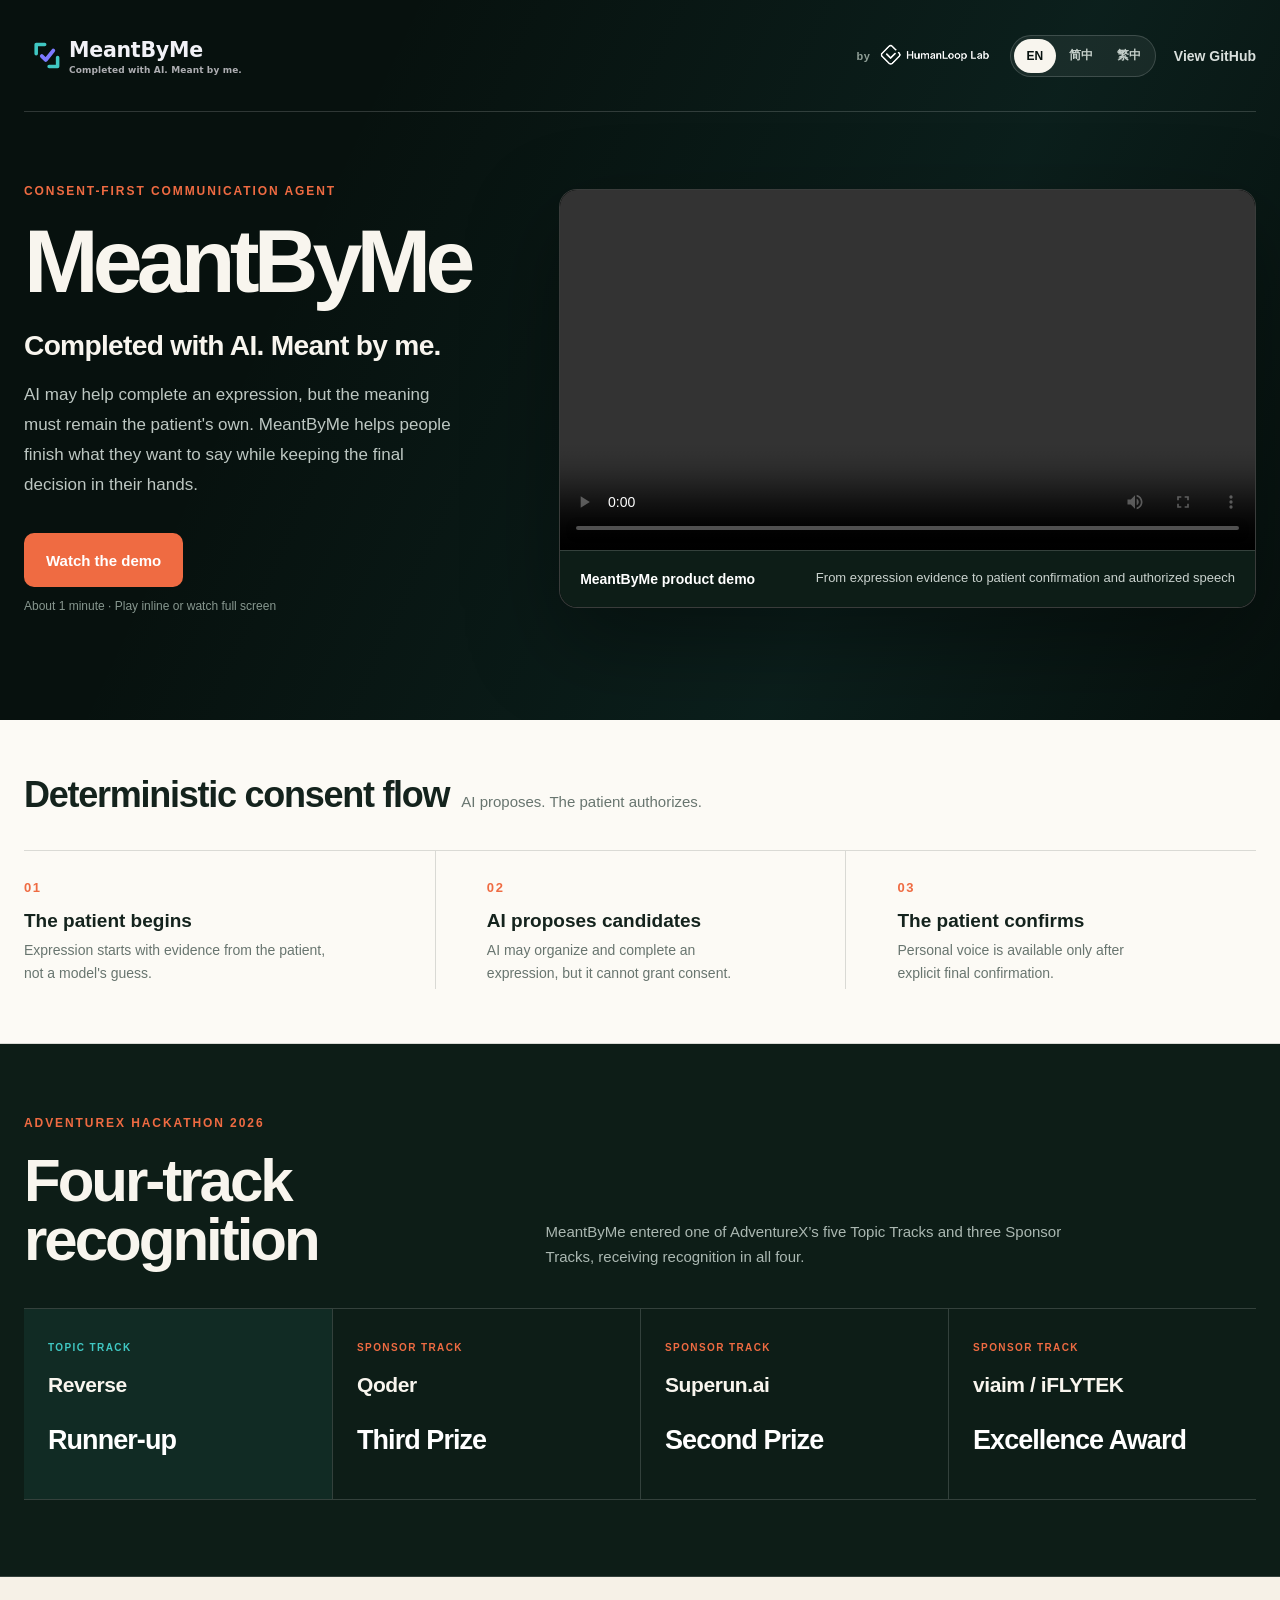
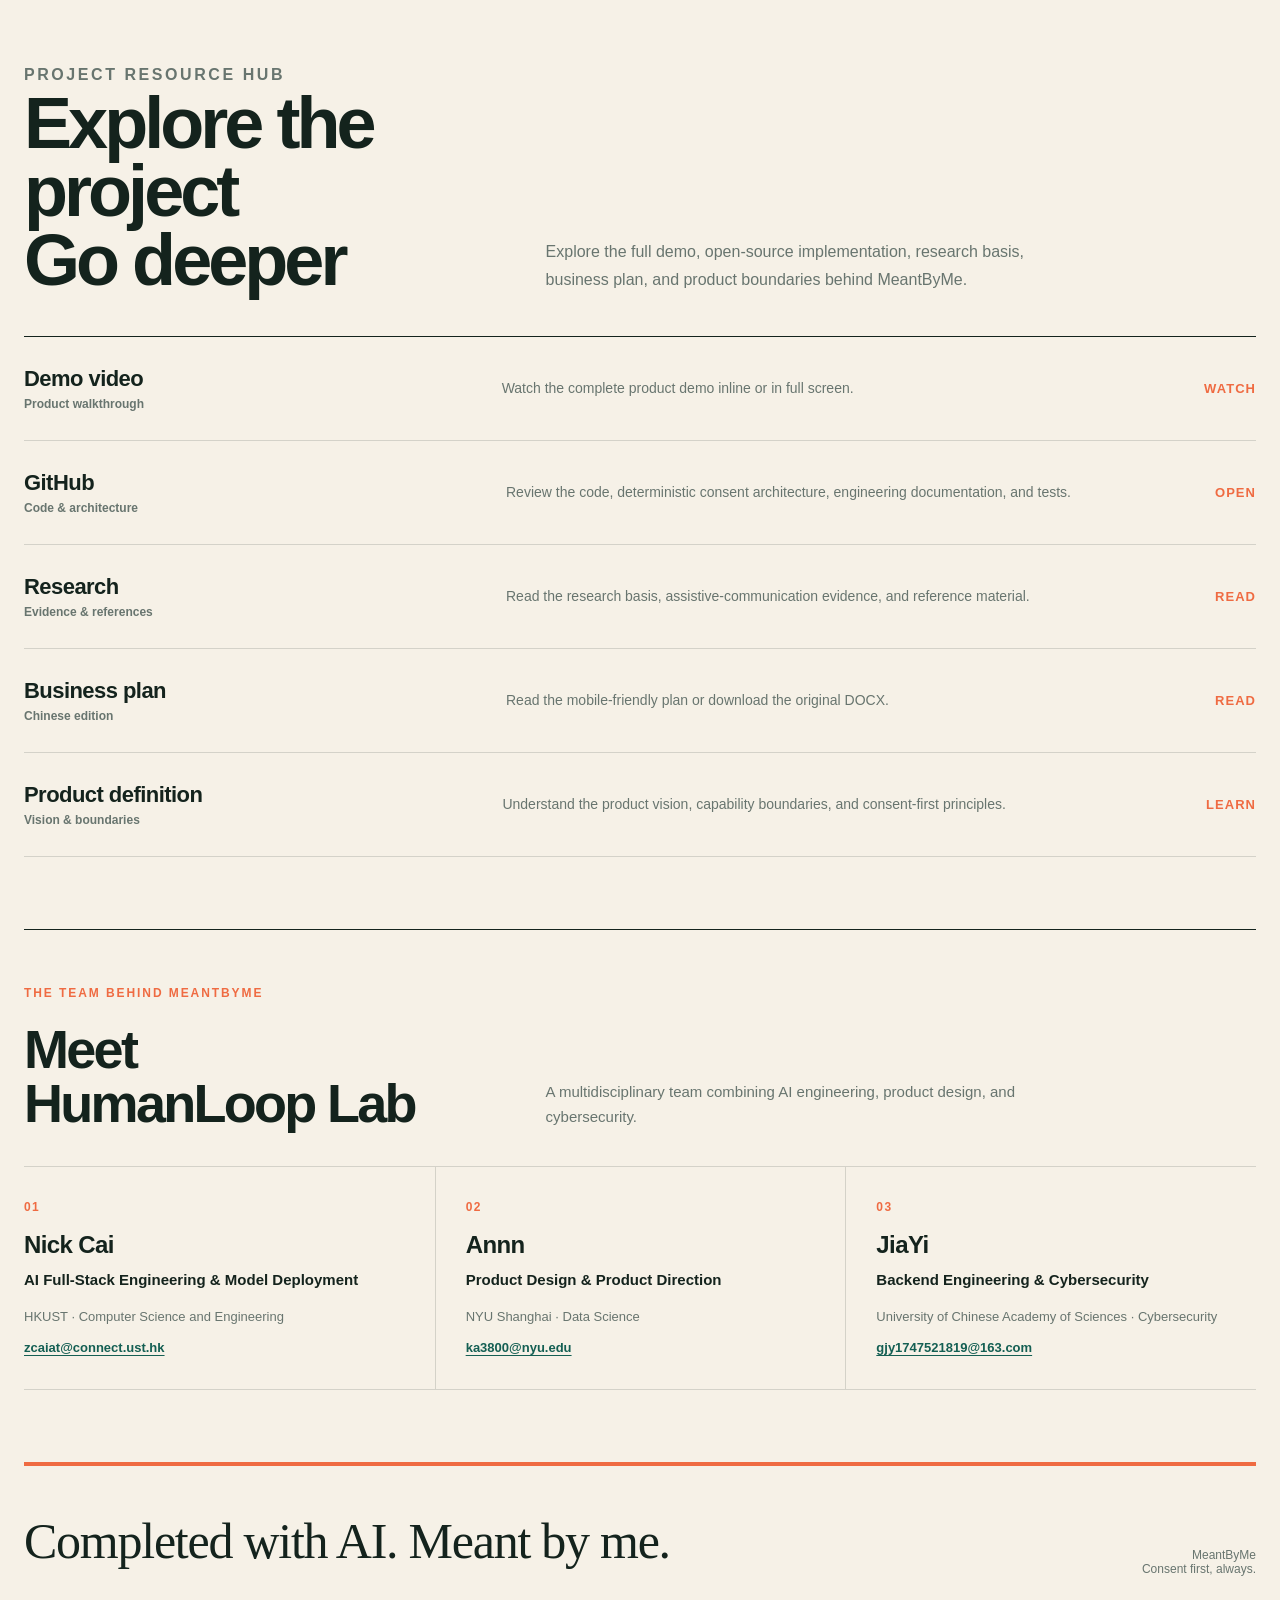
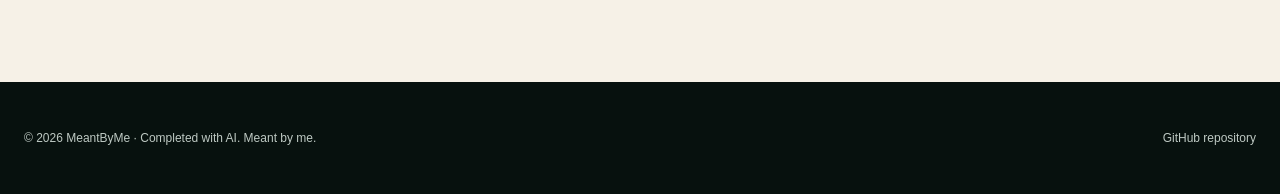
<file: docs/index.html>
<!doctype html>
<html lang="en">
<head>
  <meta charset="utf-8">
  <meta name="viewport" content="width=device-width, initial-scale=1">
  <meta name="theme-color" content="#07110e">
  <meta name="description" content="MeantByMe is a consent-first communication agent. Watch the demo and explore the code, research, business plan, and product principles.">
  <title>MeantByMe | Consent-first communication</title>
  <style>
    :root {
      color-scheme: light;
      --night: #07110e;
      --night-soft: #0d1d17;
      --ink: #14231d;
      --muted: #68756f;
      --paper: #f6f1e7;
      --paper-light: #fcfaf5;
      --accent: #ef6b42;
      --teal: #40c8c3;
      --violet: #7d7aff;
      --line-dark: rgba(255, 255, 255, 0.16);
      --line: rgba(20, 35, 29, 0.15);
      --max: 1240px;
    }

    * { box-sizing: border-box; }
    html { scroll-behavior: smooth; }
    body {
      margin: 0;
      min-width: 320px;
      color: var(--ink);
      background: var(--paper);
      font-family: Inter, ui-sans-serif, -apple-system, BlinkMacSystemFont, "Segoe UI", "PingFang SC", "Microsoft YaHei", sans-serif;
      -webkit-font-smoothing: antialiased;
    }
    a { color: inherit; }
    a:focus-visible, video:focus-visible {
      outline: 3px solid var(--teal);
      outline-offset: 4px;
    }
    .skip-link {
      position: fixed;
      top: -80px;
      left: 16px;
      z-index: 10;
      padding: 10px 14px;
      color: var(--night);
      background: white;
      border-radius: 8px;
      font-weight: 750;
    }
    .skip-link:focus { top: 16px; }

    .hero {
      position: relative;
      overflow: hidden;
      min-height: 720px;
      color: #f8f5ee;
      background: var(--night);
    }
    .hero::after {
      content: "";
      position: absolute;
      inset: 0;
      pointer-events: none;
      background: linear-gradient(115deg, transparent 25%, rgba(64, 200, 195, 0.08) 68%, transparent 100%);
    }
    .header, .hero-grid, .content {
      width: min(calc(100% - 48px), var(--max));
      margin-inline: auto;
    }
    .header {
      position: relative;
      z-index: 2;
      display: flex;
      align-items: center;
      justify-content: space-between;
      min-height: 112px;
      border-bottom: 1px solid var(--line-dark);
    }
    .logo {
      display: block;
      width: min(270px, 38vw);
      height: auto;
    }
    .header-actions {
      display: flex;
      align-items: center;
      gap: 18px;
    }
    .team-credit {
      display: inline-flex;
      flex: 0 0 auto;
      align-items: center;
      gap: 7px;
      color: #91a098;
      font-size: 11px;
      font-weight: 750;
      letter-spacing: 0.04em;
      white-space: nowrap;
    }
    .team-lockup {
      display: block;
      height: 25px;
      overflow: hidden;
      line-height: 0;
    }
    .team-logo {
      display: block;
      width: auto;
      height: 25px;
    }
    .team-by {
      flex: 0 0 auto;
      text-transform: lowercase;
    }
    .language-switch {
      display: inline-flex;
      align-items: center;
      gap: 2px;
      padding: 3px;
      border: 1px solid var(--line-dark);
      border-radius: 999px;
      background: rgba(255, 255, 255, 0.06);
    }
    .language-option {
      display: inline-flex;
      align-items: center;
      justify-content: center;
      min-width: 42px;
      min-height: 34px;
      padding: 0 11px;
      color: #c5cfca;
      border-radius: 999px;
      font-size: 12px;
      font-weight: 800;
      white-space: nowrap;
      text-decoration: none;
    }
    .language-option:hover { color: white; }
    .language-option[aria-current="page"] {
      color: var(--night);
      background: #f8f5ee;
    }
    .header-link {
      color: #d9dfdc;
      font-size: 14px;
      font-weight: 700;
      text-decoration: none;
    }
    .header-link:hover { color: white; }

    .hero-grid {
      position: relative;
      z-index: 1;
      display: grid;
      grid-template-columns: minmax(310px, 0.78fr) minmax(480px, 1.22fr);
      align-items: center;
      gap: clamp(48px, 7vw, 100px);
      padding: 72px 0 96px;
    }
    .eyebrow, .section-kicker {
      margin: 0 0 22px;
      color: var(--accent);
      font-size: 12px;
      font-weight: 850;
      letter-spacing: 0.16em;
      text-transform: uppercase;
    }
    h1 {
      margin: 0;
      max-width: 620px;
      font-size: clamp(54px, 7vw, 92px);
      line-height: 0.92;
      letter-spacing: -0.065em;
    }
    .tagline {
      margin: 28px 0 0;
      font-size: clamp(22px, 2.2vw, 31px);
      font-weight: 780;
      letter-spacing: -0.025em;
    }
    .intro {
      max-width: 510px;
      margin: 18px 0 0;
      color: #bdc7c2;
      font-size: 17px;
      line-height: 1.75;
    }
    .demo-cta {
      display: inline-flex;
      align-items: center;
      justify-content: center;
      min-height: 54px;
      margin-top: 34px;
      padding: 0 22px;
      color: white;
      background: var(--accent);
      border-radius: 10px;
      font-size: 15px;
      font-weight: 800;
      text-decoration: none;
      transition: transform 160ms ease, background 160ms ease;
    }
    .demo-cta:hover { background: #ff7a50; transform: translateY(-2px); }
    .demo-note { margin: 12px 0 0; color: #87978f; font-size: 12px; }

    .video-block {
      position: relative;
      border: 1px solid rgba(255, 255, 255, 0.22);
      border-radius: 18px;
      background: #020504;
      box-shadow: 0 34px 90px rgba(0, 0, 0, 0.38);
      overflow: hidden;
    }
    .video-block video {
      display: block;
      width: 100%;
      min-height: 360px;
      max-height: 560px;
      object-fit: contain;
      background: #020504;
    }
    .video-caption {
      display: flex;
      justify-content: space-between;
      gap: 24px;
      padding: 18px 20px;
      color: #cad2ce;
      background: var(--night-soft);
      border-top: 1px solid var(--line-dark);
      font-size: 13px;
      line-height: 1.45;
    }
    .video-caption strong { color: white; font-size: 14px; }

    .flow {
      background: var(--paper-light);
      border-bottom: 1px solid var(--line);
    }
    .flow .content { padding: 54px 0; }
    .section-heading {
      display: flex;
      align-items: baseline;
      gap: 12px;
      margin-bottom: 34px;
    }
    .section-heading h2 {
      margin: 0;
      font-size: clamp(24px, 3vw, 36px);
      letter-spacing: -0.035em;
    }
    .section-heading span { color: var(--muted); font-size: 15px; }
    .steps {
      display: grid;
      grid-template-columns: repeat(3, 1fr);
      border-top: 1px solid var(--line);
    }
    .step { padding: 27px 8vw 4px 0; }
    .step + .step { padding-left: 4vw; border-left: 1px solid var(--line); }
    .step-number { color: var(--accent); font-size: 13px; font-weight: 850; letter-spacing: 0.12em; }
    .step h3 { margin: 14px 0 7px; font-size: 19px; }
    .step p { margin: 0; color: var(--muted); font-size: 14px; line-height: 1.65; }

    .awards {
      color: #f8f5ee;
      background: var(--night-soft);
      border-bottom: 1px solid var(--line-dark);
    }
    .awards .content { padding: 72px 0 76px; }
    .awards-heading {
      display: grid;
      grid-template-columns: 0.8fr 1.2fr;
      align-items: end;
      gap: 48px;
      margin-bottom: 38px;
    }
    .awards-heading h2 {
      margin: 0;
      font-size: clamp(36px, 5vw, 60px);
      line-height: 0.98;
      letter-spacing: -0.05em;
    }
    .awards-heading > p {
      max-width: 560px;
      margin: 0;
      color: #abb8b2;
      font-size: 15px;
      line-height: 1.7;
    }
    .award-grid {
      display: grid;
      grid-template-columns: repeat(4, 1fr);
      border-top: 1px solid var(--line-dark);
      border-bottom: 1px solid var(--line-dark);
    }
    .award-card {
      min-height: 190px;
      padding: 28px 24px 30px;
    }
    .award-card + .award-card { border-left: 1px solid var(--line-dark); }
    .award-card-primary { background: rgba(64, 200, 195, 0.08); }
    .award-track {
      color: var(--accent);
      font-size: 10px;
      font-weight: 850;
      letter-spacing: 0.14em;
      text-transform: uppercase;
    }
    .award-card-primary .award-track { color: var(--teal); }
    .award-card h3 { margin: 18px 0 0; font-size: 21px; letter-spacing: -0.02em; }
    .award-result { margin: 28px 0 0; color: white; font-size: 27px; font-weight: 820; letter-spacing: -0.035em; }
    .award-note { margin: 8px 0 0; color: #91a098; font-size: 12px; line-height: 1.5; }

    .resources .content { padding: 84px 0 48px; }
    .resource-intro {
      display: grid;
      grid-template-columns: 0.8fr 1.2fr;
      gap: 48px;
      align-items: end;
      margin-bottom: 42px;
    }
    .resource-intro h2 {
      margin: 0;
      font-size: clamp(40px, 6vw, 72px);
      line-height: 0.95;
      letter-spacing: -0.055em;
    }
    .resource-intro p {
      max-width: 540px;
      margin: 0;
      color: var(--muted);
      font-size: 16px;
      line-height: 1.75;
    }
    .resource-list { border-top: 1px solid var(--ink); }
    .resource-link {
      display: grid;
      grid-template-columns: minmax(180px, 0.8fr) minmax(220px, 1.2fr) auto;
      align-items: center;
      gap: 28px;
      min-height: 104px;
      color: inherit;
      border-bottom: 1px solid var(--line);
      text-decoration: none;
      transition: color 140ms ease, padding 140ms ease, background 140ms ease;
    }
    .resource-link:hover {
      padding-inline: 18px;
      color: #145f53;
      background: rgba(255, 255, 255, 0.48);
    }
    .resource-name { font-size: 22px; font-weight: 820; letter-spacing: -0.025em; }
    .resource-name small { display: block; margin-top: 5px; color: var(--muted); font-size: 12px; font-weight: 650; letter-spacing: 0; }
    .resource-detail { color: var(--muted); font-size: 14px; line-height: 1.55; }
    .resource-action { color: var(--accent); font-size: 13px; font-weight: 850; letter-spacing: 0.08em; }

    .team-section {
      margin-top: 72px;
      padding-top: 56px;
      border-top: 1px solid var(--ink);
    }
    .team-header {
      display: grid;
      grid-template-columns: 0.8fr 1.2fr;
      align-items: end;
      gap: 48px;
    }
    .team-header h2 {
      margin: 0;
      font-size: clamp(32px, 4.5vw, 54px);
      line-height: 1;
      letter-spacing: -0.05em;
    }
    .team-name { white-space: nowrap; }
    .team-header p:last-child {
      max-width: 540px;
      margin: 0;
      color: var(--muted);
      font-size: 15px;
      line-height: 1.7;
    }
    .team-grid {
      display: grid;
      grid-template-columns: repeat(3, 1fr);
      margin-top: 36px;
      border-top: 1px solid var(--line);
      border-bottom: 1px solid var(--line);
    }
    .member-card { padding: 30px 30px 32px 0; }
    .member-card + .member-card { padding-left: 30px; border-left: 1px solid var(--line); }
    .member-number { color: var(--accent); font-size: 12px; font-weight: 850; letter-spacing: 0.12em; }
    .member-card h3 { margin: 16px 0 10px; font-size: 24px; letter-spacing: -0.025em; }
    .member-role { margin: 0; font-size: 15px; font-weight: 760; line-height: 1.5; }
    .member-affiliation { margin: 16px 0 0; color: var(--muted); font-size: 13px; line-height: 1.55; }
    .member-email {
      display: inline-block;
      margin-top: 10px;
      color: #145f53;
      font-size: 13px;
      font-weight: 720;
      line-height: 1.5;
      overflow-wrap: anywhere;
      text-underline-offset: 3px;
    }

    .principle {
      display: grid;
      grid-template-columns: 1fr auto;
      align-items: end;
      gap: 32px;
      margin-top: 72px;
      padding: 42px 0 58px;
      border-top: 4px solid var(--accent);
    }
    .principle blockquote {
      max-width: 820px;
      margin: 0;
      font-family: ui-serif, "Songti SC", "STSong", serif;
      font-size: clamp(27px, 4vw, 50px);
      line-height: 1.35;
      letter-spacing: -0.025em;
    }
    .principle p { margin: 0; color: var(--muted); font-size: 12px; text-align: right; }

    footer {
      color: #bec9c3;
      background: var(--night);
    }
    footer .content {
      display: flex;
      align-items: center;
      justify-content: space-between;
      min-height: 112px;
      gap: 28px;
      font-size: 12px;
    }
    .footer-team-credit { display: none; }
    footer a { text-decoration: none; }
    footer a:hover { color: white; }

    @media (max-width: 900px) {
      .hero { min-height: auto; }
      .header, .hero-grid, .content { width: min(calc(100% - 36px), var(--max)); }
      .header { min-height: 88px; }
      .hero-grid {
        grid-template-columns: 1fr;
        gap: 50px;
        padding: 58px 0 72px;
      }
      .video-block video { min-height: 0; aspect-ratio: 16 / 9; }
      .award-grid { grid-template-columns: repeat(2, 1fr); }
      .award-card:nth-child(3) { border-top: 1px solid var(--line-dark); border-left: 0; }
      .award-card:nth-child(4) { border-top: 1px solid var(--line-dark); }
      .resource-intro { grid-template-columns: 1fr; gap: 20px; }
    }

    @media (max-width: 680px) {
      .header-link { display: none; }
      .header-actions { gap: 10px; }
      .language-option { min-width: 38px; padding-inline: 9px; }
      .team-credit { width: 30px; height: 30px; gap: 0; overflow: hidden; }
      .team-by { position: absolute; width: 1px; height: 1px; overflow: hidden; clip: rect(0 0 0 0); white-space: nowrap; }
      .team-lockup { width: 30px; height: 30px; }
      .team-logo { width: auto; max-width: none; height: 30px; }
      .logo { width: min(185px, 48vw); }
      .hero-grid { padding-top: 44px; }
      h1 {
        font-size: clamp(43px, 12.2vw, 52px);
        letter-spacing: -0.055em;
      }
      .tagline { font-size: 22px; line-height: 1.25; }
      .intro { font-size: 15px; }
      .video-caption { display: block; }
      .video-caption span { display: block; margin-top: 5px; }
      .flow .content { padding: 46px 0; }
      .awards .content { padding: 56px 0 60px; }
      .awards-heading { grid-template-columns: 1fr; gap: 14px; margin-bottom: 28px; }
      .award-grid { grid-template-columns: 1fr; }
      .award-card { min-height: 0; padding: 24px 0; }
      .award-card + .award-card { border-top: 1px solid var(--line-dark); border-left: 0; }
      .section-heading { display: block; }
      .section-heading span { display: block; margin-top: 8px; }
      .steps { grid-template-columns: 1fr; }
      .step { padding: 24px 0; }
      .step + .step { padding-left: 0; border-top: 1px solid var(--line); border-left: 0; }
      .resources .content { padding-top: 58px; }
      .resource-link {
        grid-template-columns: 1fr auto;
        gap: 8px 18px;
        min-height: 100px;
        padding: 18px 0;
      }
      .resource-detail { grid-column: 1 / -1; grid-row: 2; }
      .resource-action { grid-column: 2; grid-row: 1; }
      .resource-link:hover { padding-inline: 10px; }
      .team-section { margin-top: 56px; padding-top: 44px; }
      .team-header { grid-template-columns: 1fr; gap: 14px; }
      .team-grid { grid-template-columns: 1fr; margin-top: 28px; }
      .member-card { padding: 24px 0; }
      .member-card + .member-card { padding-left: 0; border-top: 1px solid var(--line); border-left: 0; }
      .principle { grid-template-columns: 1fr; margin-top: 54px; }
      .principle p { text-align: left; }
      footer .content { display: block; padding: 28px 0; }
      footer a { display: inline-block; margin-top: 12px; }
      .footer-team-credit {
        display: flex;
        align-items: center;
        gap: 7px;
        margin-top: 18px;
        color: #91a098;
        font-size: 10px;
        font-weight: 750;
        letter-spacing: 0.04em;
      }
      .footer-team-lockup { display: block; height: 25px; overflow: hidden; line-height: 0; }
      .footer-team-logo { display: block; width: auto; height: 25px; }
    }

    @media (prefers-reduced-motion: reduce) {
      html { scroll-behavior: auto; }
      *, *::before, *::after { transition-duration: 0.01ms !important; }
    }
  </style>
</head>
<body>
  <a class="skip-link" href="#resources">Skip to project resources</a>

  <section class="hero" aria-labelledby="hero-title">
    <header class="header">
      <img class="logo" src="./assets/logo-lockup-en-dark.svg" alt="MeantByMe — Completed with AI. Meant by me.">
      <div class="header-actions">
        <div class="team-credit" aria-label="by HumanLoop Lab">
          <span class="team-by">by</span>
          <span class="team-lockup">
            <img class="team-logo" src="./assets/humanloop-lab-lockup-white.png" alt="">
          </span>
        </div>
        <nav class="language-switch" aria-label="Language">
          <span class="language-option" aria-current="page">EN</span>
          <a class="language-option" href="./zh.html" lang="zh-CN">简中</a>
          <a class="language-option" href="./zh-hant.html" lang="zh-Hant">繁中</a>
        </nav>
        <a class="header-link" href="https://github.com/CZA1006/MeantByMe">View GitHub</a>
      </div>
    </header>

    <div class="hero-grid">
      <div>
        <p class="eyebrow">Consent-first communication agent</p>
        <h1 id="hero-title">MeantByMe</h1>
        <p class="tagline">Completed with AI. Meant by me.</p>
        <p class="intro">AI may help complete an expression, but the meaning must remain the patient's own. MeantByMe helps people finish what they want to say while keeping the final decision in their hands.</p>
        <a class="demo-cta" href="#demo">Watch the demo</a>
        <p class="demo-note">About 1 minute · Play inline or watch full screen</p>
      </div>

      <div class="video-block" id="demo">
        <video controls playsinline preload="metadata" aria-label="MeantByMe product demo video">
          <source src="https://github.com/CZA1006/MeantByMe/releases/download/qr-hub-v1/meantbyme-demo-v2.mp4" type="video/mp4">
          Your browser does not support inline video.
        </video>
        <div class="video-caption">
          <strong>MeantByMe product demo</strong>
          <span>From expression evidence to patient confirmation and authorized speech</span>
        </div>
      </div>
    </div>
  </section>

  <section class="flow" aria-labelledby="flow-title">
    <div class="content">
      <div class="section-heading">
        <h2 id="flow-title">Deterministic consent flow</h2>
        <span>AI proposes. The patient authorizes.</span>
      </div>
      <div class="steps">
        <article class="step">
          <span class="step-number">01</span>
          <h3>The patient begins</h3>
          <p>Expression starts with evidence from the patient, not a model's guess.</p>
        </article>
        <article class="step">
          <span class="step-number">02</span>
          <h3>AI proposes candidates</h3>
          <p>AI may organize and complete an expression, but it cannot grant consent.</p>
        </article>
        <article class="step">
          <span class="step-number">03</span>
          <h3>The patient confirms</h3>
          <p>Personal voice is available only after explicit final confirmation.</p>
        </article>
      </div>
    </div>
  </section>

  <section class="awards" id="awards" aria-labelledby="awards-title">
    <div class="content">
      <div class="awards-heading">
        <div>
          <p class="section-kicker">AdventureX Hackathon 2026</p>
          <h2 id="awards-title">Four-track recognition</h2>
        </div>
        <p>MeantByMe entered one of AdventureX’s five Topic Tracks and three Sponsor Tracks, receiving recognition in all four.</p>
      </div>

      <div class="award-grid">
        <article class="award-card award-card-primary">
          <span class="award-track">Topic Track</span>
          <h3>Reverse</h3>
          <p class="award-result">Runner-up</p>
        </article>
        <article class="award-card">
          <span class="award-track">Sponsor Track</span>
          <h3>Qoder</h3>
          <p class="award-result">Third Prize</p>
        </article>
        <article class="award-card">
          <span class="award-track">Sponsor Track</span>
          <h3>Superun.ai</h3>
          <p class="award-result">Second Prize</p>
        </article>
        <article class="award-card">
          <span class="award-track">Sponsor Track</span>
          <h3>viaim / iFLYTEK</h3>
          <p class="award-result">Excellence Award</p>
        </article>
      </div>
    </div>
  </section>

  <main class="resources" id="resources">
    <div class="content">
      <div class="resource-intro">
        <div>
          <p class="section-kicker">Project resource hub</p>
          <h2>Explore the project<br>Go deeper</h2>
        </div>
        <p>Explore the full demo, open-source implementation, research basis, business plan, and product boundaries behind MeantByMe.</p>
      </div>

      <nav class="resource-list" aria-label="Project resources">
        <a class="resource-link" href="#demo">
          <span class="resource-name">Demo video<small>Product walkthrough</small></span>
          <span class="resource-detail">Watch the complete product demo inline or in full screen.</span>
          <span class="resource-action">WATCH</span>
        </a>
        <a class="resource-link" href="https://github.com/CZA1006/MeantByMe">
          <span class="resource-name">GitHub<small>Code &amp; architecture</small></span>
          <span class="resource-detail">Review the code, deterministic consent architecture, engineering documentation, and tests.</span>
          <span class="resource-action">OPEN</span>
        </a>
        <a class="resource-link" href="https://github.com/CZA1006/MeantByMe/blob/main/docs/12_RESEARCH_REFERENCES.md">
          <span class="resource-name">Research<small>Evidence &amp; references</small></span>
          <span class="resource-detail">Read the research basis, assistive-communication evidence, and reference material.</span>
          <span class="resource-action">READ</span>
        </a>
        <a class="resource-link" href="./business-plan.html">
          <span class="resource-name">Business plan<small>Chinese edition</small></span>
          <span class="resource-detail">Read the mobile-friendly plan or download the original DOCX.</span>
          <span class="resource-action">READ</span>
        </a>
        <a class="resource-link" href="https://github.com/CZA1006/MeantByMe/blob/main/docs/01_PRODUCT_VISION.md">
          <span class="resource-name">Product definition<small>Vision &amp; boundaries</small></span>
          <span class="resource-detail">Understand the product vision, capability boundaries, and consent-first principles.</span>
          <span class="resource-action">LEARN</span>
        </a>
      </nav>

      <section class="team-section" id="team" aria-labelledby="team-title">
        <div class="team-header">
          <div>
            <p class="section-kicker">The team behind MeantByMe</p>
            <h2 id="team-title">Meet <span class="team-name">HumanLoop Lab</span></h2>
          </div>
          <p>A multidisciplinary team combining AI engineering, product design, and cybersecurity.</p>
        </div>

        <div class="team-grid">
          <article class="member-card">
            <span class="member-number">01</span>
            <h3>Nick Cai</h3>
            <p class="member-role">AI Full-Stack Engineering &amp; Model Deployment</p>
            <p class="member-affiliation">HKUST · Computer Science and Engineering</p>
            <a class="member-email" href="mailto:zcaiat@connect.ust.hk">zcaiat@connect.ust.hk</a>
          </article>
          <article class="member-card">
            <span class="member-number">02</span>
            <h3>Annn</h3>
            <p class="member-role">Product Design &amp; Product Direction</p>
            <p class="member-affiliation">NYU Shanghai · Data Science</p>
            <a class="member-email" href="mailto:ka3800@nyu.edu">ka3800@nyu.edu</a>
          </article>
          <article class="member-card">
            <span class="member-number">03</span>
            <h3>JiaYi</h3>
            <p class="member-role">Backend Engineering &amp; Cybersecurity</p>
            <p class="member-affiliation">University of Chinese Academy of Sciences · Cybersecurity</p>
            <a class="member-email" href="mailto:gjy1747521819@163.com">gjy1747521819@163.com</a>
          </article>
        </div>
      </section>

      <div class="principle">
        <blockquote>Completed with AI. Meant by me.</blockquote>
        <p>MeantByMe<br>Consent first, always.</p>
      </div>
    </div>
  </main>

  <footer>
    <div class="content">
      <span>© 2026 MeantByMe · Completed with AI. Meant by me.</span>
      <a href="https://github.com/CZA1006/MeantByMe">GitHub repository</a>
      <div class="footer-team-credit" aria-label="by HumanLoop Lab">
        <span>by</span>
        <span class="footer-team-lockup">
          <img class="footer-team-logo" src="./assets/humanloop-lab-lockup-white.png" alt="">
        </span>
      </div>
    </div>
  </footer>
</body>
</html>
</file>
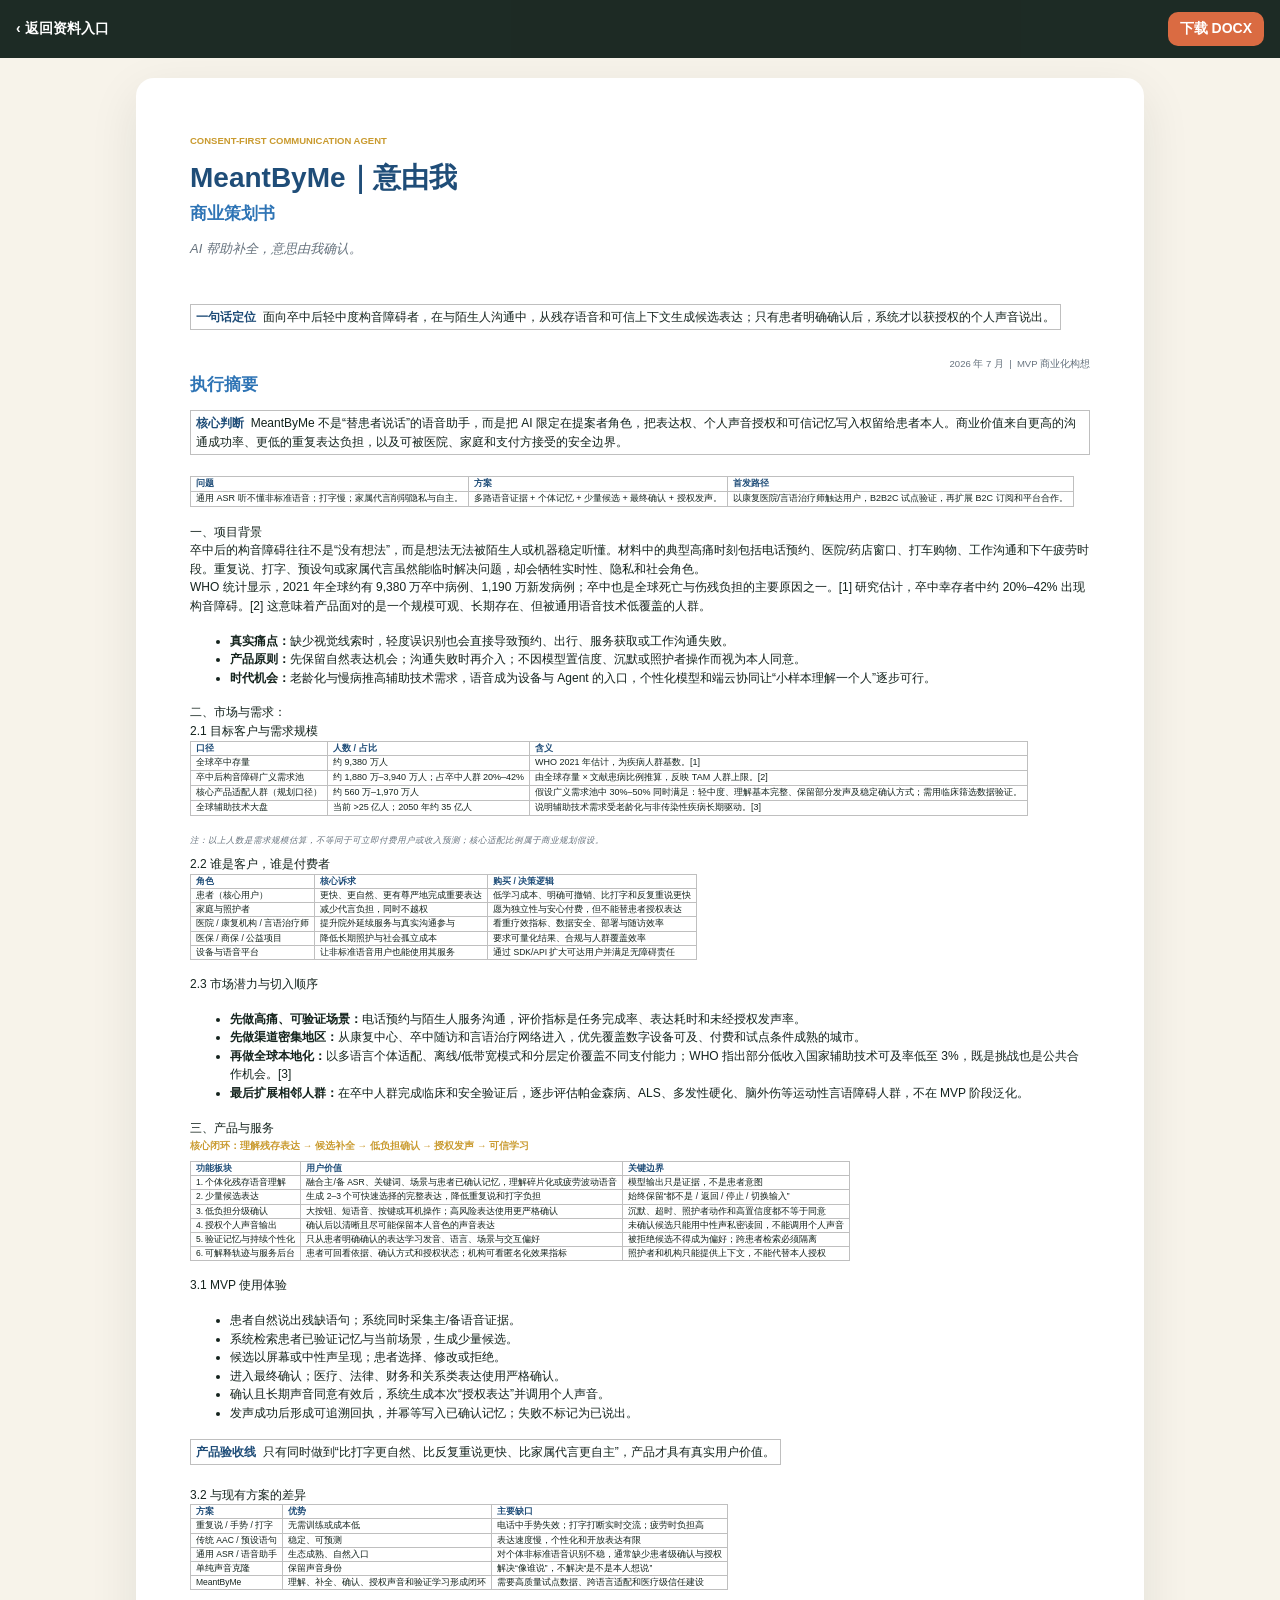
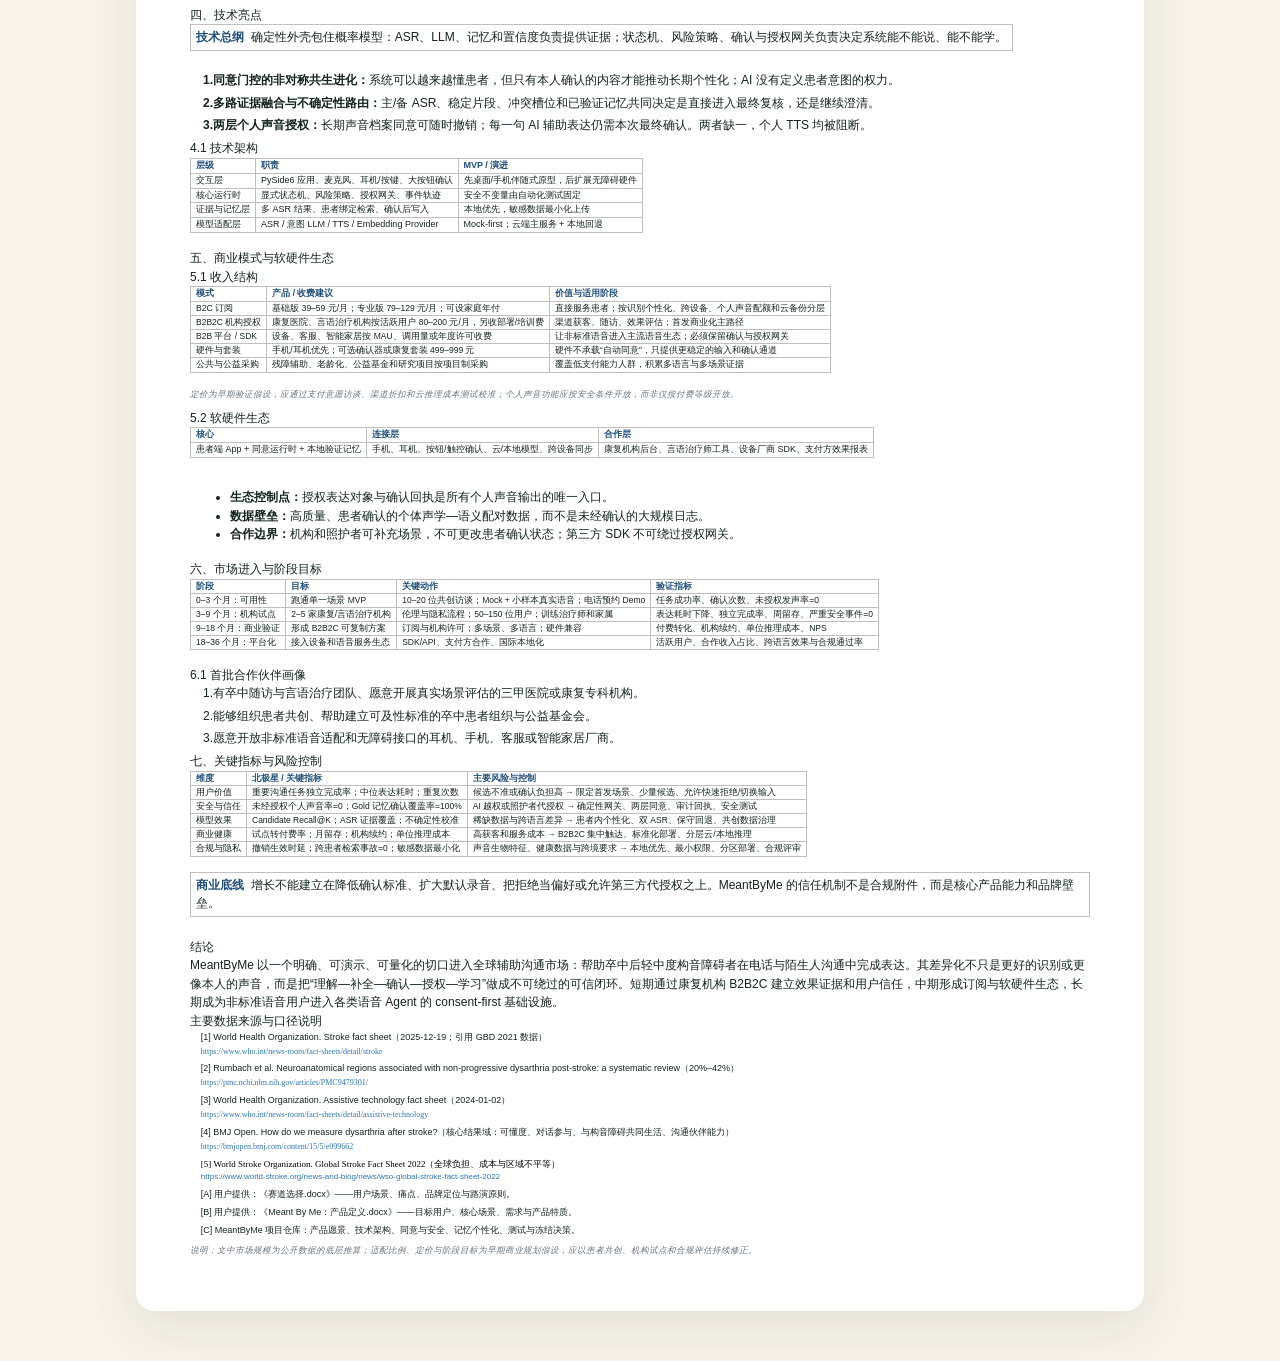
<file: docs/business-plan.html>
<!DOCTYPE html PUBLIC "-//W3C//DTD HTML 4.01//EN" "http://www.w3.org/TR/html4/strict.dtd">
<html>
<head>
  <meta http-equiv="Content-Type" content="text/html; charset=utf-8">
  <meta name="viewport" content="width=device-width, initial-scale=1">
  <meta http-equiv="Content-Style-Type" content="text/css">
  <title>MeantByMe 商业计划书</title>
  <meta name="Generator" content="Cocoa HTML Writer">
  <meta name="CocoaVersion" content="2575.7">
  <style type="text/css">
    p.p1 {margin: 2.0px 0.0px 7.0px 0.0px; font: 9.5px Times; color: #c99a2e}
    p.p2 {margin: 0.0px 0.0px 2.0px 0.0px; font: 28.0px Times; color: #1f4d78}
    p.p3 {margin: 0.0px 0.0px 12.0px 0.0px; font: 17.0px Times; color: #2e74b5}
    p.p4 {margin: 0.0px 0.0px 12.0px 0.0px; font: 13.0px Times; color: #66727d}
    p.p5 {margin: 0.0px 0.0px 12.0px 0.0px; font: 13.0px Times; color: #66727d; min-height: 16.0px}
    p.p6 {margin: 3.0px 0.0px 3.0px 0.0px; font: 12.0px Times}
    p.p7 {margin: 0.0px 0.0px 2.0px 0.0px; font: 12.0px Times; min-height: 14.0px}
    p.p8 {margin: 8.0px 0.0px 0.0px 0.0px; text-align: right; font: 9.5px Times; color: #66727d}
    p.p9 {margin: 0.0px 0.0px 0.0px 0.0px; font: 9.0px Times; color: #1f4d78}
    p.p10 {margin: 0.0px 0.0px 0.0px 0.0px; font: 9.0px Times}
    p.p11 {margin: 0.0px 0.0px 2.0px 0.0px; font: 9.0px Times; min-height: 11.0px}
    p.p12 {margin: 0.0px 0.0px 0.0px 0.0px; font: 12.0px Times}
    p.p13 {margin: 4.0px 0.0px 8.0px 0.0px; font: 8.5px Times; color: #66727d}
    p.p14 {margin: 0.0px 0.0px 0.0px 0.0px; font: 8.5px Times; color: #1f4d78}
    p.p15 {margin: 0.0px 0.0px 0.0px 0.0px; font: 8.5px Times}
    p.p16 {margin: 0.0px 0.0px 2.0px 0.0px; font: 8.5px Times; min-height: 10.0px}
    p.p17 {margin: 0.0px 0.0px 4.0px 13.0px; font: 12.0px Times}
    p.p18 {margin: 0.0px 0.0px 8.0px 0.0px; font: 8.5px Times; color: #66727d}
    p.p19 {margin: 0.0px 0.0px 4.0px 10.8px; font: 9.0px Times}
    p.p20 {margin: 0.0px 0.0px 4.0px 10.8px; font: 8.0px Times; color: #2e74b5}
    p.p21 {margin: 6.0px 0.0px 0.0px 0.0px; font: 8.5px Times; color: #66727d}
    li.li12 {margin: 0.0px 0.0px 0.0px 0.0px; font: 12.0px Times}
    span.s1 {color: #1f4d78}
    span.s2 {font: 8.0px Times; color: #2e74b5}
    span.s3 {font: 9.0px Times; color: #000000}
    table.t1 {border-collapse: collapse}
    td.td1 {border-style: solid; border-width: 1.0px 1.0px 1.0px 1.0px; border-color: #bfbfbf #bfbfbf #bfbfbf #bfbfbf; padding: 0.0px 5.0px 0.0px 5.0px}
    ul.ul1 {list-style-type: disc}
    body { margin: 0; background: #f7f3ea; color: #14231d; font-family: -apple-system, BlinkMacSystemFont, "PingFang SC", "Microsoft YaHei", sans-serif; }
    .toolbar { position: sticky; top: 0; z-index: 3; display: flex; justify-content: space-between; align-items: center; gap: 12px; padding: 12px 16px; background: rgba(20, 35, 29, .96); color: white; }
    .toolbar a { color: white; text-decoration: none; font: 600 14px -apple-system, BlinkMacSystemFont, "PingFang SC", sans-serif; }
    .toolbar .download { padding: 8px 12px; border-radius: 10px; background: #da6b42; }
    .document { width: min(100% - 28px, 900px); margin: 20px auto 50px; padding: clamp(20px, 5vw, 54px); background: white; border-radius: 18px; box-shadow: 0 16px 50px rgba(20, 35, 29, .09); overflow-x: auto; }
    .document p, .document li, .document td { font-family: -apple-system, BlinkMacSystemFont, "PingFang SC", "Microsoft YaHei", sans-serif !important; line-height: 1.55; }
    .document table { max-width: 100%; }
    @media (max-width: 560px) { .document { width: 100%; margin: 0; padding: 22px 16px 40px; border-radius: 0; box-shadow: none; } }
  </style>
</head>
<body>
<nav class="toolbar"><a href="./zh.html">‹ 返回资料入口</a><a class="download" href="./assets/MeantByMe-business-plan.docx" download>下载 DOCX</a></nav>
<main class="document">
<p class="p1"><b>CONSENT-FIRST COMMUNICATION AGENT</b></p>
<p class="p2"><b>MeantByMe｜意由我</b></p>
<p class="p3"><b>商业策划书<span class="Apple-converted-space"> </span></b></p>
<p class="p4"><i>AI 帮助补全，意思由我确认。</i></p>
<p class="p5"><i></i><br></p>
<table cellspacing="0" cellpadding="0" class="t1">
  <tbody>
    <tr>
      <td valign="middle" class="td1">
        <p class="p6"><span class="s1"><b>一句话定位<span class="Apple-converted-space">  </span></b></span>面向卒中后轻中度构音障碍者，在与陌生人沟通中，从残存语音和可信上下文生成候选表达；只有患者明确确认后，系统才以获授权的个人声音说出。</p>
      </td>
    </tr>
  </tbody>
</table>
<p class="p7"><br></p>
<p class="p8">2026 年 7 月<span class="Apple-converted-space">  </span>|<span class="Apple-converted-space">  </span>MVP 商业化构想</p>
<p class="p3"><b>执行摘要</b></p>
<table cellspacing="0" cellpadding="0" class="t1">
  <tbody>
    <tr>
      <td valign="middle" class="td1">
        <p class="p6"><span class="s1"><b>核心判断<span class="Apple-converted-space">  </span></b></span>MeantByMe 不是“替患者说话”的语音助手，而是把 AI 限定在提案者角色，把表达权、个人声音授权和可信记忆写入权留给患者本人。商业价值来自更高的沟通成功率、更低的重复表达负担，以及可被医院、家庭和支付方接受的安全边界。</p>
      </td>
    </tr>
  </tbody>
</table>
<p class="p7"><br></p>
<table cellspacing="0" cellpadding="0" class="t1">
  <tbody>
    <tr>
      <td valign="middle" class="td1">
        <p class="p9"><b>问题</b></p>
      </td>
      <td valign="middle" class="td1">
        <p class="p9"><b>方案</b></p>
      </td>
      <td valign="middle" class="td1">
        <p class="p9"><b>首发路径</b></p>
      </td>
    </tr>
    <tr>
      <td valign="middle" class="td1">
        <p class="p10">通用 ASR 听不懂非标准语音；打字慢；家属代言削弱隐私与自主。</p>
      </td>
      <td valign="middle" class="td1">
        <p class="p10">多路语音证据 + 个体记忆 + 少量候选 + 最终确认 + 授权发声。</p>
      </td>
      <td valign="middle" class="td1">
        <p class="p10">以康复医院/言语治疗师触达用户，B2B2C 试点验证，再扩展 B2C 订阅和平台合作。</p>
      </td>
    </tr>
  </tbody>
</table>
<p class="p11"><br></p>
<p class="p12">一、项目背景</p>
<p class="p12">卒中后的构音障碍往往不是“没有想法”，而是想法无法被陌生人或机器稳定听懂。材料中的典型高痛时刻包括电话预约、医院/药店窗口、打车购物、工作沟通和下午疲劳时段。重复说、打字、预设句或家属代言虽然能临时解决问题，却会牺牲实时性、隐私和社会角色。</p>
<p class="p12">WHO 统计显示，2021 年全球约有 9,380 万卒中病例、1,190 万新发病例；卒中也是全球死亡与伤残负担的主要原因之一。[1] 研究估计，卒中幸存者中约 20%–42% 出现构音障碍。[2] 这意味着产品面对的是一个规模可观、长期存在、但被通用语音技术低覆盖的人群。</p>
<ul class="ul1">
  <li class="li12"><b>真实痛点：</b>缺少视觉线索时，轻度误识别也会直接导致预约、出行、服务获取或工作沟通失败。</li>
  <li class="li12"><b>产品原则：</b>先保留自然表达机会；沟通失败时再介入；不因模型置信度、沉默或照护者操作而视为本人同意。</li>
  <li class="li12"><b>时代机会：</b>老龄化与慢病推高辅助技术需求，语音成为设备与 Agent 的入口，个性化模型和端云协同让“小样本理解一个人”逐步可行。</li>
</ul>
<p class="p12">二、市场与需求：</p>
<p class="p12">2.1 目标客户与需求规模</p>
<table cellspacing="0" cellpadding="0" class="t1">
  <tbody>
    <tr>
      <td valign="middle" class="td1">
        <p class="p9"><b>口径</b></p>
      </td>
      <td valign="middle" class="td1">
        <p class="p9"><b>人数 / 占比</b></p>
      </td>
      <td valign="middle" class="td1">
        <p class="p9"><b>含义</b></p>
      </td>
    </tr>
    <tr>
      <td valign="middle" class="td1">
        <p class="p10">全球卒中存量</p>
      </td>
      <td valign="middle" class="td1">
        <p class="p10">约 9,380 万人</p>
      </td>
      <td valign="middle" class="td1">
        <p class="p10">WHO 2021 年估计，为疾病人群基数。[1]</p>
      </td>
    </tr>
    <tr>
      <td valign="middle" class="td1">
        <p class="p10">卒中后构音障碍广义需求池</p>
      </td>
      <td valign="middle" class="td1">
        <p class="p10">约 1,880 万–3,940 万人；占卒中人群 20%–42%</p>
      </td>
      <td valign="middle" class="td1">
        <p class="p10">由全球存量 × 文献患病比例推算，反映 TAM 人群上限。[2]</p>
      </td>
    </tr>
    <tr>
      <td valign="middle" class="td1">
        <p class="p10">核心产品适配人群（规划口径）</p>
      </td>
      <td valign="middle" class="td1">
        <p class="p10">约 560 万–1,970 万人</p>
      </td>
      <td valign="middle" class="td1">
        <p class="p10">假设广义需求池中 30%–50% 同时满足：轻中度、理解基本完整、保留部分发声及稳定确认方式；需用临床筛选数据验证。</p>
      </td>
    </tr>
    <tr>
      <td valign="middle" class="td1">
        <p class="p10">全球辅助技术大盘</p>
      </td>
      <td valign="middle" class="td1">
        <p class="p10">当前 &gt;25 亿人；2050 年约 35 亿人</p>
      </td>
      <td valign="middle" class="td1">
        <p class="p10">说明辅助技术需求受老龄化与非传染性疾病长期驱动。[3]</p>
      </td>
    </tr>
  </tbody>
</table>
<p class="p11"><br></p>
<p class="p13"><i>注：以上人数是需求规模估算，不等同于可立即付费用户或收入预测；核心适配比例属于商业规划假设。</i></p>
<p class="p12">2.2 谁是客户，谁是付费者</p>
<table cellspacing="0" cellpadding="0" class="t1">
  <tbody>
    <tr>
      <td valign="middle" class="td1">
        <p class="p14"><b>角色</b></p>
      </td>
      <td valign="middle" class="td1">
        <p class="p14"><b>核心诉求</b></p>
      </td>
      <td valign="middle" class="td1">
        <p class="p14"><b>购买 / 决策逻辑</b></p>
      </td>
    </tr>
    <tr>
      <td valign="middle" class="td1">
        <p class="p15">患者（核心用户）</p>
      </td>
      <td valign="middle" class="td1">
        <p class="p15">更快、更自然、更有尊严地完成重要表达</p>
      </td>
      <td valign="middle" class="td1">
        <p class="p15">低学习成本、明确可撤销、比打字和反复重说更快</p>
      </td>
    </tr>
    <tr>
      <td valign="middle" class="td1">
        <p class="p15">家庭与照护者</p>
      </td>
      <td valign="middle" class="td1">
        <p class="p15">减少代言负担，同时不越权</p>
      </td>
      <td valign="middle" class="td1">
        <p class="p15">愿为独立性与安心付费，但不能替患者授权表达</p>
      </td>
    </tr>
    <tr>
      <td valign="middle" class="td1">
        <p class="p15">医院 / 康复机构 / 言语治疗师</p>
      </td>
      <td valign="middle" class="td1">
        <p class="p15">提升院外延续服务与真实沟通参与</p>
      </td>
      <td valign="middle" class="td1">
        <p class="p15">看重疗效指标、数据安全、部署与随访效率</p>
      </td>
    </tr>
    <tr>
      <td valign="middle" class="td1">
        <p class="p15">医保 / 商保 / 公益项目</p>
      </td>
      <td valign="middle" class="td1">
        <p class="p15">降低长期照护与社会孤立成本</p>
      </td>
      <td valign="middle" class="td1">
        <p class="p15">要求可量化结果、合规与人群覆盖效率</p>
      </td>
    </tr>
    <tr>
      <td valign="middle" class="td1">
        <p class="p15">设备与语音平台</p>
      </td>
      <td valign="middle" class="td1">
        <p class="p15">让非标准语音用户也能使用其服务</p>
      </td>
      <td valign="middle" class="td1">
        <p class="p15">通过 SDK/API 扩大可达用户并满足无障碍责任</p>
      </td>
    </tr>
  </tbody>
</table>
<p class="p16"><br></p>
<p class="p12">2.3 市场潜力与切入顺序</p>
<ul class="ul1">
  <li class="li12"><b>先做高痛、可验证场景：</b>电话预约与陌生人服务沟通，评价指标是任务完成率、表达耗时和未经授权发声率。</li>
  <li class="li12"><b>先做渠道密集地区：</b>从康复中心、卒中随访和言语治疗网络进入，优先覆盖数字设备可及、付费和试点条件成熟的城市。</li>
  <li class="li12"><b>再做全球本地化：</b>以多语言个体适配、离线/低带宽模式和分层定价覆盖不同支付能力；WHO 指出部分低收入国家辅助技术可及率低至 3%，既是挑战也是公共合作机会。[3]</li>
  <li class="li12"><b>最后扩展相邻人群：</b>在卒中人群完成临床和安全验证后，逐步评估帕金森病、ALS、多发性硬化、脑外伤等运动性言语障碍人群，不在 MVP 阶段泛化。</li>
</ul>
<p class="p12">三、产品与服务</p>
<p class="p1"><b>核心闭环：理解残存表达 → 候选补全 → 低负担确认 → 授权发声 → 可信学习</b></p>
<table cellspacing="0" cellpadding="0" class="t1">
  <tbody>
    <tr>
      <td valign="middle" class="td1">
        <p class="p14"><b>功能板块</b></p>
      </td>
      <td valign="middle" class="td1">
        <p class="p14"><b>用户价值</b></p>
      </td>
      <td valign="middle" class="td1">
        <p class="p14"><b>关键边界</b></p>
      </td>
    </tr>
    <tr>
      <td valign="middle" class="td1">
        <p class="p15">1. 个体化残存语音理解</p>
      </td>
      <td valign="middle" class="td1">
        <p class="p15">融合主/备 ASR、关键词、场景与患者已确认记忆，理解碎片化或疲劳波动语音</p>
      </td>
      <td valign="middle" class="td1">
        <p class="p15">模型输出只是证据，不是患者意图</p>
      </td>
    </tr>
    <tr>
      <td valign="middle" class="td1">
        <p class="p15">2. 少量候选表达</p>
      </td>
      <td valign="middle" class="td1">
        <p class="p15">生成 2–3 个可快速选择的完整表达，降低重复说和打字负担</p>
      </td>
      <td valign="middle" class="td1">
        <p class="p15">始终保留“都不是 / 返回 / 停止 / 切换输入”</p>
      </td>
    </tr>
    <tr>
      <td valign="middle" class="td1">
        <p class="p15">3. 低负担分级确认</p>
      </td>
      <td valign="middle" class="td1">
        <p class="p15">大按钮、短语音、按键或耳机操作；高风险表达使用更严格确认</p>
      </td>
      <td valign="middle" class="td1">
        <p class="p15">沉默、超时、照护者动作和高置信度都不等于同意</p>
      </td>
    </tr>
    <tr>
      <td valign="middle" class="td1">
        <p class="p15">4. 授权个人声音输出</p>
      </td>
      <td valign="middle" class="td1">
        <p class="p15">确认后以清晰且尽可能保留本人音色的声音表达</p>
      </td>
      <td valign="middle" class="td1">
        <p class="p15">未确认候选只能用中性声私密读回，不能调用个人声音</p>
      </td>
    </tr>
    <tr>
      <td valign="middle" class="td1">
        <p class="p15">5. 验证记忆与持续个性化</p>
      </td>
      <td valign="middle" class="td1">
        <p class="p15">只从患者明确确认的表达学习发音、语言、场景与交互偏好</p>
      </td>
      <td valign="middle" class="td1">
        <p class="p15">被拒绝候选不得成为偏好；跨患者检索必须隔离</p>
      </td>
    </tr>
    <tr>
      <td valign="middle" class="td1">
        <p class="p15">6. 可解释轨迹与服务后台</p>
      </td>
      <td valign="middle" class="td1">
        <p class="p15">患者可回看依据、确认方式和授权状态；机构可看匿名化效果指标</p>
      </td>
      <td valign="middle" class="td1">
        <p class="p15">照护者和机构只能提供上下文，不能代替本人授权</p>
      </td>
    </tr>
  </tbody>
</table>
<p class="p16"><br></p>
<p class="p12">3.1 MVP 使用体验</p>
<ul class="ul1">
  <li class="li12">患者自然说出残缺语句；系统同时采集主/备语音证据。</li>
  <li class="li12">系统检索患者已验证记忆与当前场景，生成少量候选。</li>
  <li class="li12">候选以屏幕或中性声呈现；患者选择、修改或拒绝。</li>
  <li class="li12">进入最终确认；医疗、法律、财务和关系类表达使用严格确认。</li>
  <li class="li12">确认且长期声音同意有效后，系统生成本次“授权表达”并调用个人声音。</li>
  <li class="li12">发声成功后形成可追溯回执，并幂等写入已确认记忆；失败不标记为已说出。</li>
</ul>
<table cellspacing="0" cellpadding="0" class="t1">
  <tbody>
    <tr>
      <td valign="middle" class="td1">
        <p class="p6"><span class="s1"><b>产品验收线<span class="Apple-converted-space">  </span></b></span>只有同时做到“比打字更自然、比反复重说更快、比家属代言更自主”，产品才具有真实用户价值。</p>
      </td>
    </tr>
  </tbody>
</table>
<p class="p7"><br></p>
<p class="p12">3.2 与现有方案的差异</p>
<table cellspacing="0" cellpadding="0" class="t1">
  <tbody>
    <tr>
      <td valign="middle" class="td1">
        <p class="p14"><b>方案</b></p>
      </td>
      <td valign="middle" class="td1">
        <p class="p14"><b>优势</b></p>
      </td>
      <td valign="middle" class="td1">
        <p class="p14"><b>主要缺口</b></p>
      </td>
    </tr>
    <tr>
      <td valign="middle" class="td1">
        <p class="p15">重复说 / 手势 / 打字</p>
      </td>
      <td valign="middle" class="td1">
        <p class="p15">无需训练或成本低</p>
      </td>
      <td valign="middle" class="td1">
        <p class="p15">电话中手势失效；打字打断实时交流；疲劳时负担高</p>
      </td>
    </tr>
    <tr>
      <td valign="middle" class="td1">
        <p class="p15">传统 AAC / 预设语句</p>
      </td>
      <td valign="middle" class="td1">
        <p class="p15">稳定、可预测</p>
      </td>
      <td valign="middle" class="td1">
        <p class="p15">表达速度慢，个性化和开放表达有限</p>
      </td>
    </tr>
    <tr>
      <td valign="middle" class="td1">
        <p class="p15">通用 ASR / 语音助手</p>
      </td>
      <td valign="middle" class="td1">
        <p class="p15">生态成熟、自然入口</p>
      </td>
      <td valign="middle" class="td1">
        <p class="p15">对个体非标准语音识别不稳，通常缺少患者级确认与授权</p>
      </td>
    </tr>
    <tr>
      <td valign="middle" class="td1">
        <p class="p15">单纯声音克隆</p>
      </td>
      <td valign="middle" class="td1">
        <p class="p15">保留声音身份</p>
      </td>
      <td valign="middle" class="td1">
        <p class="p15">解决“像谁说”，不解决“是不是本人想说”</p>
      </td>
    </tr>
    <tr>
      <td valign="middle" class="td1">
        <p class="p15">MeantByMe</p>
      </td>
      <td valign="middle" class="td1">
        <p class="p15">理解、补全、确认、授权声音和验证学习形成闭环</p>
      </td>
      <td valign="middle" class="td1">
        <p class="p15">需要高质量试点数据、跨语言适配和医疗级信任建设</p>
      </td>
    </tr>
  </tbody>
</table>
<p class="p16"><br></p>
<p class="p12">四、技术亮点</p>
<table cellspacing="0" cellpadding="0" class="t1">
  <tbody>
    <tr>
      <td valign="middle" class="td1">
        <p class="p6"><span class="s1"><b>技术总纲<span class="Apple-converted-space">  </span></b></span>确定性外壳包住概率模型：ASR、LLM、记忆和置信度负责提供证据；状态机、风险策略、确认与授权网关负责决定系统能不能说、能不能学。</p>
      </td>
    </tr>
  </tbody>
</table>
<p class="p7"><br></p>
<p class="p17"><b>1.同意门控的非对称共生进化：</b>系统可以越来越懂患者，但只有本人确认的内容才能推动长期个性化；AI 没有定义患者意图的权力。</p>
<p class="p17"><b>2.多路证据融合与不确定性路由：</b>主/备 ASR、稳定片段、冲突槽位和已验证记忆共同决定是直接进入最终复核，还是继续澄清。</p>
<p class="p17"><b>3.两层个人声音授权：</b>长期声音档案同意可随时撤销；每一句 AI 辅助表达仍需本次最终确认。两者缺一，个人 TTS 均被阻断。</p>
<p class="p12">4.1 技术架构</p>
<table cellspacing="0" cellpadding="0" class="t1">
  <tbody>
    <tr>
      <td valign="middle" class="td1">
        <p class="p9"><b>层级</b></p>
      </td>
      <td valign="middle" class="td1">
        <p class="p9"><b>职责</b></p>
      </td>
      <td valign="middle" class="td1">
        <p class="p9"><b>MVP / 演进</b></p>
      </td>
    </tr>
    <tr>
      <td valign="middle" class="td1">
        <p class="p10">交互层</p>
      </td>
      <td valign="middle" class="td1">
        <p class="p10">PySide6 应用、麦克风、耳机/按键、大按钮确认</p>
      </td>
      <td valign="middle" class="td1">
        <p class="p10">先桌面/手机伴随式原型，后扩展无障碍硬件</p>
      </td>
    </tr>
    <tr>
      <td valign="middle" class="td1">
        <p class="p10">核心运行时</p>
      </td>
      <td valign="middle" class="td1">
        <p class="p10">显式状态机、风险策略、授权网关、事件轨迹</p>
      </td>
      <td valign="middle" class="td1">
        <p class="p10">安全不变量由自动化测试固定</p>
      </td>
    </tr>
    <tr>
      <td valign="middle" class="td1">
        <p class="p10">证据与记忆层</p>
      </td>
      <td valign="middle" class="td1">
        <p class="p10">多 ASR 结果、患者绑定检索、确认后写入</p>
      </td>
      <td valign="middle" class="td1">
        <p class="p10">本地优先，敏感数据最小化上传</p>
      </td>
    </tr>
    <tr>
      <td valign="middle" class="td1">
        <p class="p10">模型适配层</p>
      </td>
      <td valign="middle" class="td1">
        <p class="p10">ASR / 意图 LLM / TTS / Embedding Provider</p>
      </td>
      <td valign="middle" class="td1">
        <p class="p10">Mock-first；云端主服务 + 本地回退</p>
      </td>
    </tr>
  </tbody>
</table>
<p class="p11"><br></p>
<p class="p12"></p>
<p class="p12">五、商业模式与软硬件生态</p>
<p class="p12">5.1 收入结构</p>
<table cellspacing="0" cellpadding="0" class="t1">
  <tbody>
    <tr>
      <td valign="middle" class="td1">
        <p class="p14"><b>模式</b></p>
      </td>
      <td valign="middle" class="td1">
        <p class="p14"><b>产品 / 收费建议</b></p>
      </td>
      <td valign="middle" class="td1">
        <p class="p14"><b>价值与适用阶段</b></p>
      </td>
    </tr>
    <tr>
      <td valign="middle" class="td1">
        <p class="p15">B2C 订阅</p>
      </td>
      <td valign="middle" class="td1">
        <p class="p15">基础版 39–59 元/月；专业版 79–129 元/月；可设家庭年付</p>
      </td>
      <td valign="middle" class="td1">
        <p class="p15">直接服务患者；按识别个性化、跨设备、个人声音配额和云备份分层</p>
      </td>
    </tr>
    <tr>
      <td valign="middle" class="td1">
        <p class="p15">B2B2C 机构授权</p>
      </td>
      <td valign="middle" class="td1">
        <p class="p15">康复医院、言语治疗机构按活跃用户 80–200 元/月，另收部署/培训费</p>
      </td>
      <td valign="middle" class="td1">
        <p class="p15">渠道获客、随访、效果评估；首发商业化主路径</p>
      </td>
    </tr>
    <tr>
      <td valign="middle" class="td1">
        <p class="p15">B2B 平台 / SDK</p>
      </td>
      <td valign="middle" class="td1">
        <p class="p15">设备、客服、智能家居按 MAU、调用量或年度许可收费</p>
      </td>
      <td valign="middle" class="td1">
        <p class="p15">让非标准语音进入主流语音生态；必须保留确认与授权网关</p>
      </td>
    </tr>
    <tr>
      <td valign="middle" class="td1">
        <p class="p15">硬件与套装</p>
      </td>
      <td valign="middle" class="td1">
        <p class="p15">手机/耳机优先；可选确认器或康复套装 499–999 元</p>
      </td>
      <td valign="middle" class="td1">
        <p class="p15">硬件不承载“自动同意”，只提供更稳定的输入和确认通道</p>
      </td>
    </tr>
    <tr>
      <td valign="middle" class="td1">
        <p class="p15">公共与公益采购</p>
      </td>
      <td valign="middle" class="td1">
        <p class="p15">残障辅助、老龄化、公益基金和研究项目按项目制采购</p>
      </td>
      <td valign="middle" class="td1">
        <p class="p15">覆盖低支付能力人群，积累多语言与多场景证据</p>
      </td>
    </tr>
  </tbody>
</table>
<p class="p16"><br></p>
<p class="p18"><i>定价为早期验证假设，应通过支付意愿访谈、渠道折扣和云推理成本测试校准；个人声音功能应按安全条件开放，而非仅按付费等级开放。</i></p>
<p class="p12">5.2 软硬件生态</p>
<table cellspacing="0" cellpadding="0" class="t1">
  <tbody>
    <tr>
      <td valign="middle" class="td1">
        <p class="p9"><b>核心</b></p>
      </td>
      <td valign="middle" class="td1">
        <p class="p9"><b>连接层</b></p>
      </td>
      <td valign="middle" class="td1">
        <p class="p9"><b>合作层</b></p>
      </td>
    </tr>
    <tr>
      <td valign="middle" class="td1">
        <p class="p10">患者端 App + 同意运行时 + 本地验证记忆</p>
      </td>
      <td valign="middle" class="td1">
        <p class="p10">手机、耳机、按钮/触控确认、云/本地模型、跨设备同步</p>
      </td>
      <td valign="middle" class="td1">
        <p class="p10">康复机构后台、言语治疗师工具、设备厂商 SDK、支付方效果报表</p>
      </td>
    </tr>
  </tbody>
</table>
<p class="p11"><br></p>
<ul class="ul1">
  <li class="li12"><b>生态控制点：</b>授权表达对象与确认回执是所有个人声音输出的唯一入口。</li>
  <li class="li12"><b>数据壁垒：</b>高质量、患者确认的个体声学—语义配对数据，而不是未经确认的大规模日志。</li>
  <li class="li12"><b>合作边界：</b>机构和照护者可补充场景，不可更改患者确认状态；第三方 SDK 不可绕过授权网关。</li>
</ul>
<p class="p12">六、市场进入与阶段目标</p>
<table cellspacing="0" cellpadding="0" class="t1">
  <tbody>
    <tr>
      <td valign="middle" class="td1">
        <p class="p14"><b>阶段</b></p>
      </td>
      <td valign="middle" class="td1">
        <p class="p14"><b>目标</b></p>
      </td>
      <td valign="middle" class="td1">
        <p class="p14"><b>关键动作</b></p>
      </td>
      <td valign="middle" class="td1">
        <p class="p14"><b>验证指标</b></p>
      </td>
    </tr>
    <tr>
      <td valign="middle" class="td1">
        <p class="p15">0–3 个月：可用性</p>
      </td>
      <td valign="middle" class="td1">
        <p class="p15">跑通单一场景 MVP</p>
      </td>
      <td valign="middle" class="td1">
        <p class="p15">10–20 位共创访谈；Mock + 小样本真实语音；电话预约 Demo</p>
      </td>
      <td valign="middle" class="td1">
        <p class="p15">任务成功率、确认次数、未授权发声率=0</p>
      </td>
    </tr>
    <tr>
      <td valign="middle" class="td1">
        <p class="p15">3–9 个月：机构试点</p>
      </td>
      <td valign="middle" class="td1">
        <p class="p15">2–5 家康复/言语治疗机构</p>
      </td>
      <td valign="middle" class="td1">
        <p class="p15">伦理与隐私流程；50–150 位用户；训练治疗师和家属</p>
      </td>
      <td valign="middle" class="td1">
        <p class="p15">表达耗时下降、独立完成率、周留存、严重安全事件=0</p>
      </td>
    </tr>
    <tr>
      <td valign="middle" class="td1">
        <p class="p15">9–18 个月：商业验证</p>
      </td>
      <td valign="middle" class="td1">
        <p class="p15">形成 B2B2C 可复制方案</p>
      </td>
      <td valign="middle" class="td1">
        <p class="p15">订阅与机构许可；多场景、多语言；硬件兼容</p>
      </td>
      <td valign="middle" class="td1">
        <p class="p15">付费转化、机构续约、单位推理成本、NPS</p>
      </td>
    </tr>
    <tr>
      <td valign="middle" class="td1">
        <p class="p15">18–36 个月：平台化</p>
      </td>
      <td valign="middle" class="td1">
        <p class="p15">接入设备和语音服务生态</p>
      </td>
      <td valign="middle" class="td1">
        <p class="p15">SDK/API、支付方合作、国际本地化</p>
      </td>
      <td valign="middle" class="td1">
        <p class="p15">活跃用户、合作收入占比、跨语言效果与合规通过率</p>
      </td>
    </tr>
  </tbody>
</table>
<p class="p16"><br></p>
<p class="p12">6.1 首批合作伙伴画像</p>
<p class="p17">1.有卒中随访与言语治疗团队、愿意开展真实场景评估的三甲医院或康复专科机构。</p>
<p class="p17">2.能够组织患者共创、帮助建立可及性标准的卒中患者组织与公益基金会。</p>
<p class="p17">3.愿意开放非标准语音适配和无障碍接口的耳机、手机、客服或智能家居厂商。</p>
<p class="p12">七、关键指标与风险控制</p>
<table cellspacing="0" cellpadding="0" class="t1">
  <tbody>
    <tr>
      <td valign="middle" class="td1">
        <p class="p14"><b>维度</b></p>
      </td>
      <td valign="middle" class="td1">
        <p class="p14"><b>北极星 / 关键指标</b></p>
      </td>
      <td valign="middle" class="td1">
        <p class="p14"><b>主要风险与控制</b></p>
      </td>
    </tr>
    <tr>
      <td valign="middle" class="td1">
        <p class="p15">用户价值</p>
      </td>
      <td valign="middle" class="td1">
        <p class="p15">重要沟通任务独立完成率；中位表达耗时；重复次数</p>
      </td>
      <td valign="middle" class="td1">
        <p class="p15">候选不准或确认负担高 → 限定首发场景、少量候选、允许快速拒绝/切换输入</p>
      </td>
    </tr>
    <tr>
      <td valign="middle" class="td1">
        <p class="p15">安全与信任</p>
      </td>
      <td valign="middle" class="td1">
        <p class="p15">未经授权个人声音率=0；Gold 记忆确认覆盖率=100%</p>
      </td>
      <td valign="middle" class="td1">
        <p class="p15">AI 越权或照护者代授权 → 确定性网关、两层同意、审计回执、安全测试</p>
      </td>
    </tr>
    <tr>
      <td valign="middle" class="td1">
        <p class="p15">模型效果</p>
      </td>
      <td valign="middle" class="td1">
        <p class="p15">Candidate Recall@K；ASR 证据覆盖；不确定性校准</p>
      </td>
      <td valign="middle" class="td1">
        <p class="p15">稀缺数据与跨语言差异 → 患者内个性化、双 ASR、保守回退、共创数据治理</p>
      </td>
    </tr>
    <tr>
      <td valign="middle" class="td1">
        <p class="p15">商业健康</p>
      </td>
      <td valign="middle" class="td1">
        <p class="p15">试点转付费率；月留存；机构续约；单位推理成本</p>
      </td>
      <td valign="middle" class="td1">
        <p class="p15">高获客和服务成本 → B2B2C 集中触达、标准化部署、分层云/本地推理</p>
      </td>
    </tr>
    <tr>
      <td valign="middle" class="td1">
        <p class="p15">合规与隐私</p>
      </td>
      <td valign="middle" class="td1">
        <p class="p15">撤销生效时延；跨患者检索事故=0；敏感数据最小化</p>
      </td>
      <td valign="middle" class="td1">
        <p class="p15">声音生物特征、健康数据与跨境要求 → 本地优先、最小权限、分区部署、合规评审</p>
      </td>
    </tr>
  </tbody>
</table>
<p class="p16"><br></p>
<table cellspacing="0" cellpadding="0" class="t1">
  <tbody>
    <tr>
      <td valign="middle" class="td1">
        <p class="p6"><span class="s1"><b>商业底线<span class="Apple-converted-space">  </span></b></span>增长不能建立在降低确认标准、扩大默认录音、把拒绝当偏好或允许第三方代授权之上。MeantByMe 的信任机制不是合规附件，而是核心产品能力和品牌壁垒。</p>
      </td>
    </tr>
  </tbody>
</table>
<p class="p7"><br></p>
<p class="p12">结论</p>
<p class="p12">MeantByMe 以一个明确、可演示、可量化的切口进入全球辅助沟通市场：帮助卒中后轻中度构音障碍者在电话与陌生人沟通中完成表达。其差异化不只是更好的识别或更像本人的声音，而是把“理解—补全—确认—授权—学习”做成不可绕过的可信闭环。短期通过康复机构 B2B2C 建立效果证据和用户信任，中期形成订阅与软硬件生态，长期成为非标准语音用户进入各类语音 Agent 的 consent-first 基础设施。</p>
<p class="p12">主要数据来源与口径说明</p>
<p class="p19">[1] World Health Organization. Stroke fact sheet（2025-12-19；引用 GBD 2021 数据）<span class="s2"><br>
https://www.who.int/news-room/fact-sheets/detail/stroke</span></p>
<p class="p19">[2] Rumbach et al. Neuroanatomical regions associated with non-progressive dysarthria post-stroke: a systematic review（20%–42%）<span class="s2"><br>
https://pmc.ncbi.nlm.nih.gov/articles/PMC9479301/</span></p>
<p class="p19">[3] World Health Organization. Assistive technology fact sheet（2024-01-02）<span class="s2"><br>
https://www.who.int/news-room/fact-sheets/detail/assistive-technology</span></p>
<p class="p19">[4] BMJ Open. How do we measure dysarthria after stroke?（核心结果域：可懂度、对话参与、与构音障碍共同生活、沟通伙伴能力）<span class="s2"><br>
https://bmjopen.bmj.com/content/15/5/e099662</span></p>
<p class="p20"><span class="s3">[5] World Stroke Organization. Global Stroke Fact Sheet 2022（全球负担、成本与区域不平等）</span><br>
https://www.world-stroke.org/news-and-blog/news/wso-global-stroke-fact-sheet-2022</p>
<p class="p19">[A] 用户提供：《赛道选择.docx》——用户场景、痛点、品牌定位与路演原则。</p>
<p class="p19">[B] 用户提供：《Meant By Me：产品定义.docx》——目标用户、核心场景、需求与产品特质。</p>
<p class="p19">[C] MeantByMe 项目仓库：产品愿景、技术架构、同意与安全、记忆个性化、测试与冻结决策。</p>
<p class="p21"><i>说明：文中市场规模为公开数据的底层推算；适配比例、定价与阶段目标为早期商业规划假设，应以患者共创、机构试点和合规评估持续修正。</i></p>
</main>
</body>
</html>
</file>
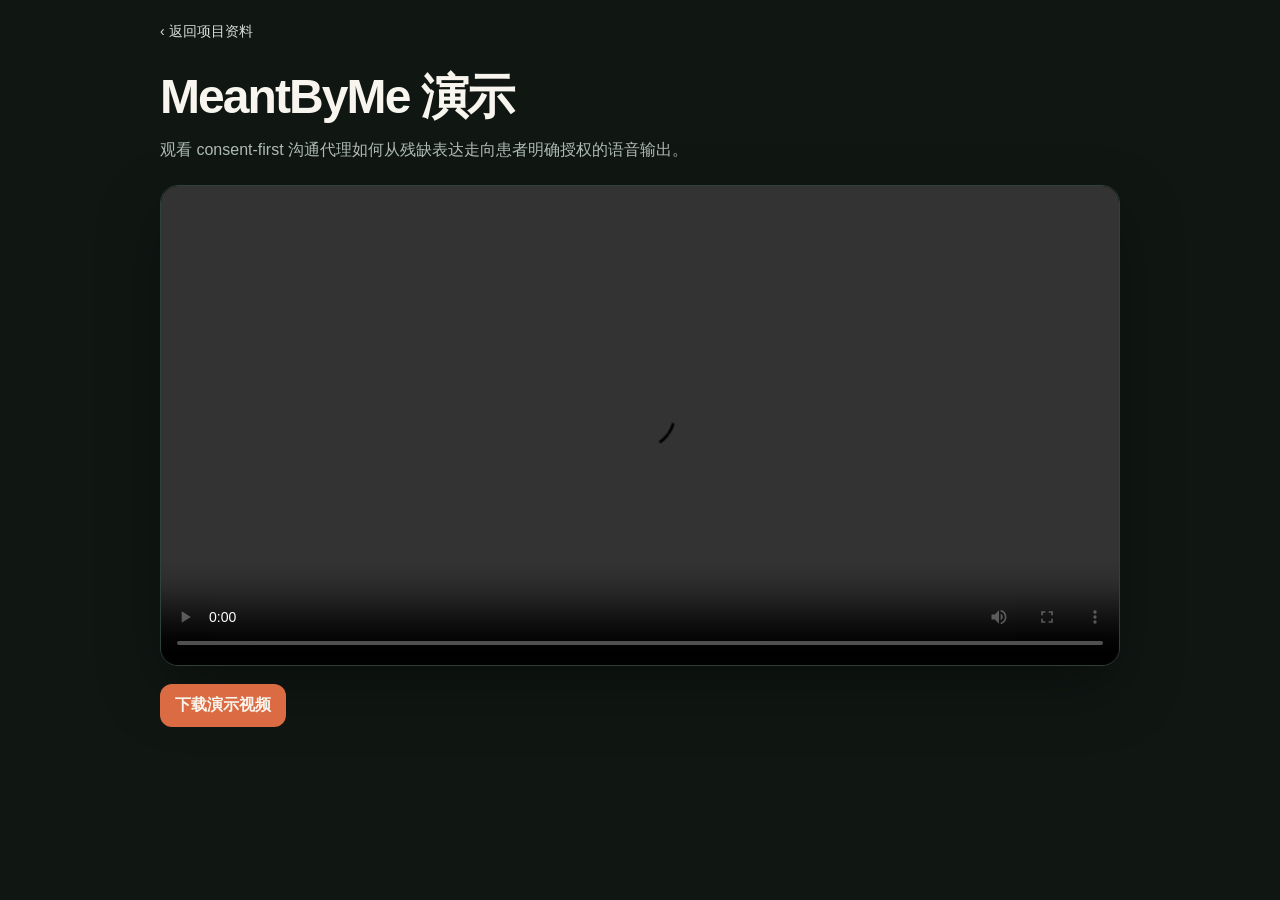
<file: docs/demo.html>
<!doctype html>
<html lang="zh-CN">
<head>
  <meta charset="utf-8">
  <meta name="viewport" content="width=device-width, initial-scale=1">
  <meta name="theme-color" content="#14231d">
  <title>MeantByMe｜演示视频</title>
  <style>
    * { box-sizing: border-box; }
    body {
      margin: 0;
      min-height: 100vh;
      color: #f8f5ee;
      background: #101713;
      font-family: -apple-system, BlinkMacSystemFont, "Segoe UI", "PingFang SC", "Microsoft YaHei", sans-serif;
    }
    main { width: min(100% - 28px, 960px); margin: 0 auto; padding: 22px 0 44px; }
    a { color: inherit; text-decoration: none; }
    .back { display: inline-block; margin-bottom: 24px; color: #d7ddd9; font-size: 14px; }
    h1 { margin: 0 0 8px; font-size: clamp(30px, 7vw, 48px); letter-spacing: -.04em; }
    p { margin: 0 0 22px; color: #aebbb5; line-height: 1.65; }
    .player { overflow: hidden; background: black; border: 1px solid #304139; border-radius: 18px; box-shadow: 0 24px 60px rgba(0, 0, 0, .35); }
    video { display: block; width: 100%; max-height: 75vh; background: black; }
    .download { display: inline-block; margin-top: 18px; padding: 11px 15px; border-radius: 12px; background: #da6b42; font-weight: 750; }
  </style>
</head>
<body>
  <main>
    <a class="back" href="./zh.html">‹ 返回项目资料</a>
    <h1>MeantByMe 演示</h1>
    <p>观看 consent-first 沟通代理如何从残缺表达走向患者明确授权的语音输出。</p>
    <div class="player">
      <video controls playsinline preload="metadata">
        <source src="https://github.com/CZA1006/MeantByMe/releases/download/qr-hub-v1/meantbyme-demo-v2.mp4" type="video/mp4">
        你的浏览器暂不支持在线播放，请使用下方按钮下载视频。
      </video>
    </div>
    <a class="download" href="https://github.com/CZA1006/MeantByMe/releases/download/qr-hub-v1/meantbyme-demo-v2.mp4">下载演示视频</a>
  </main>
</body>
</html>
</file>
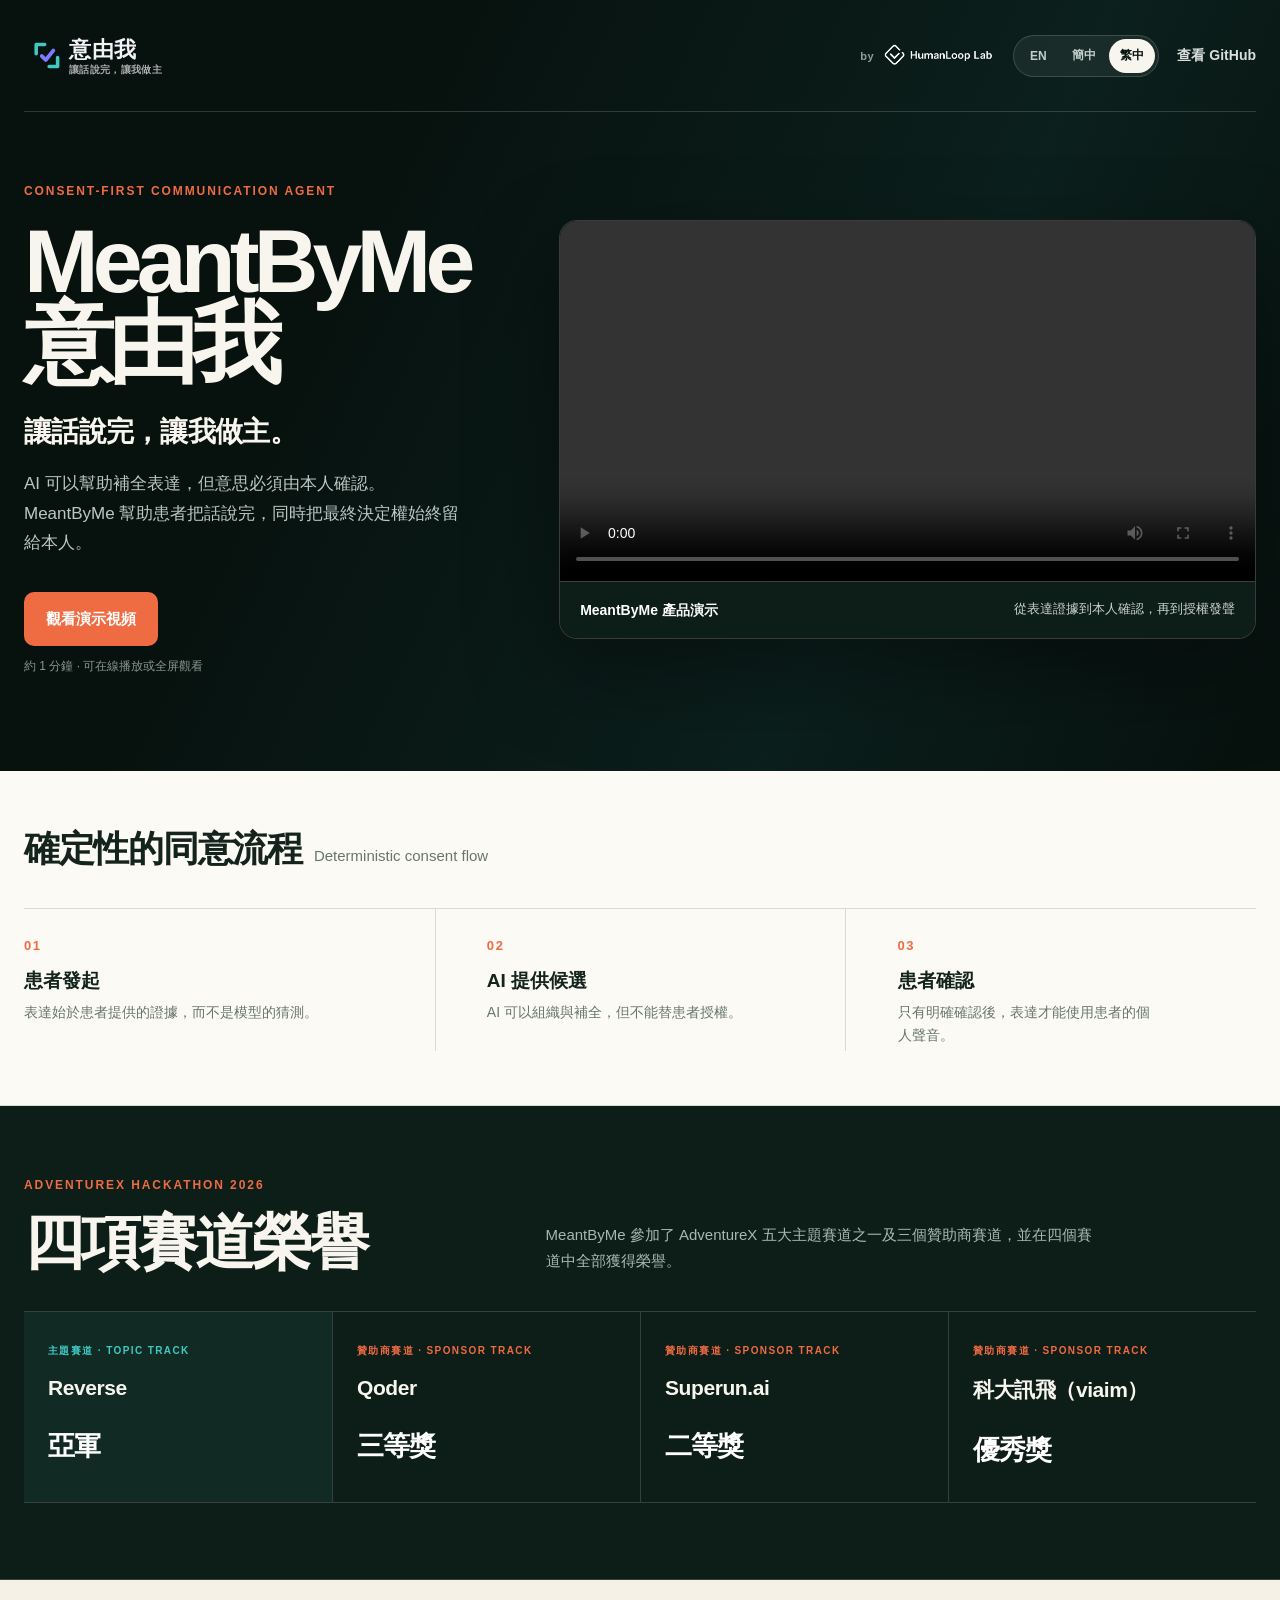
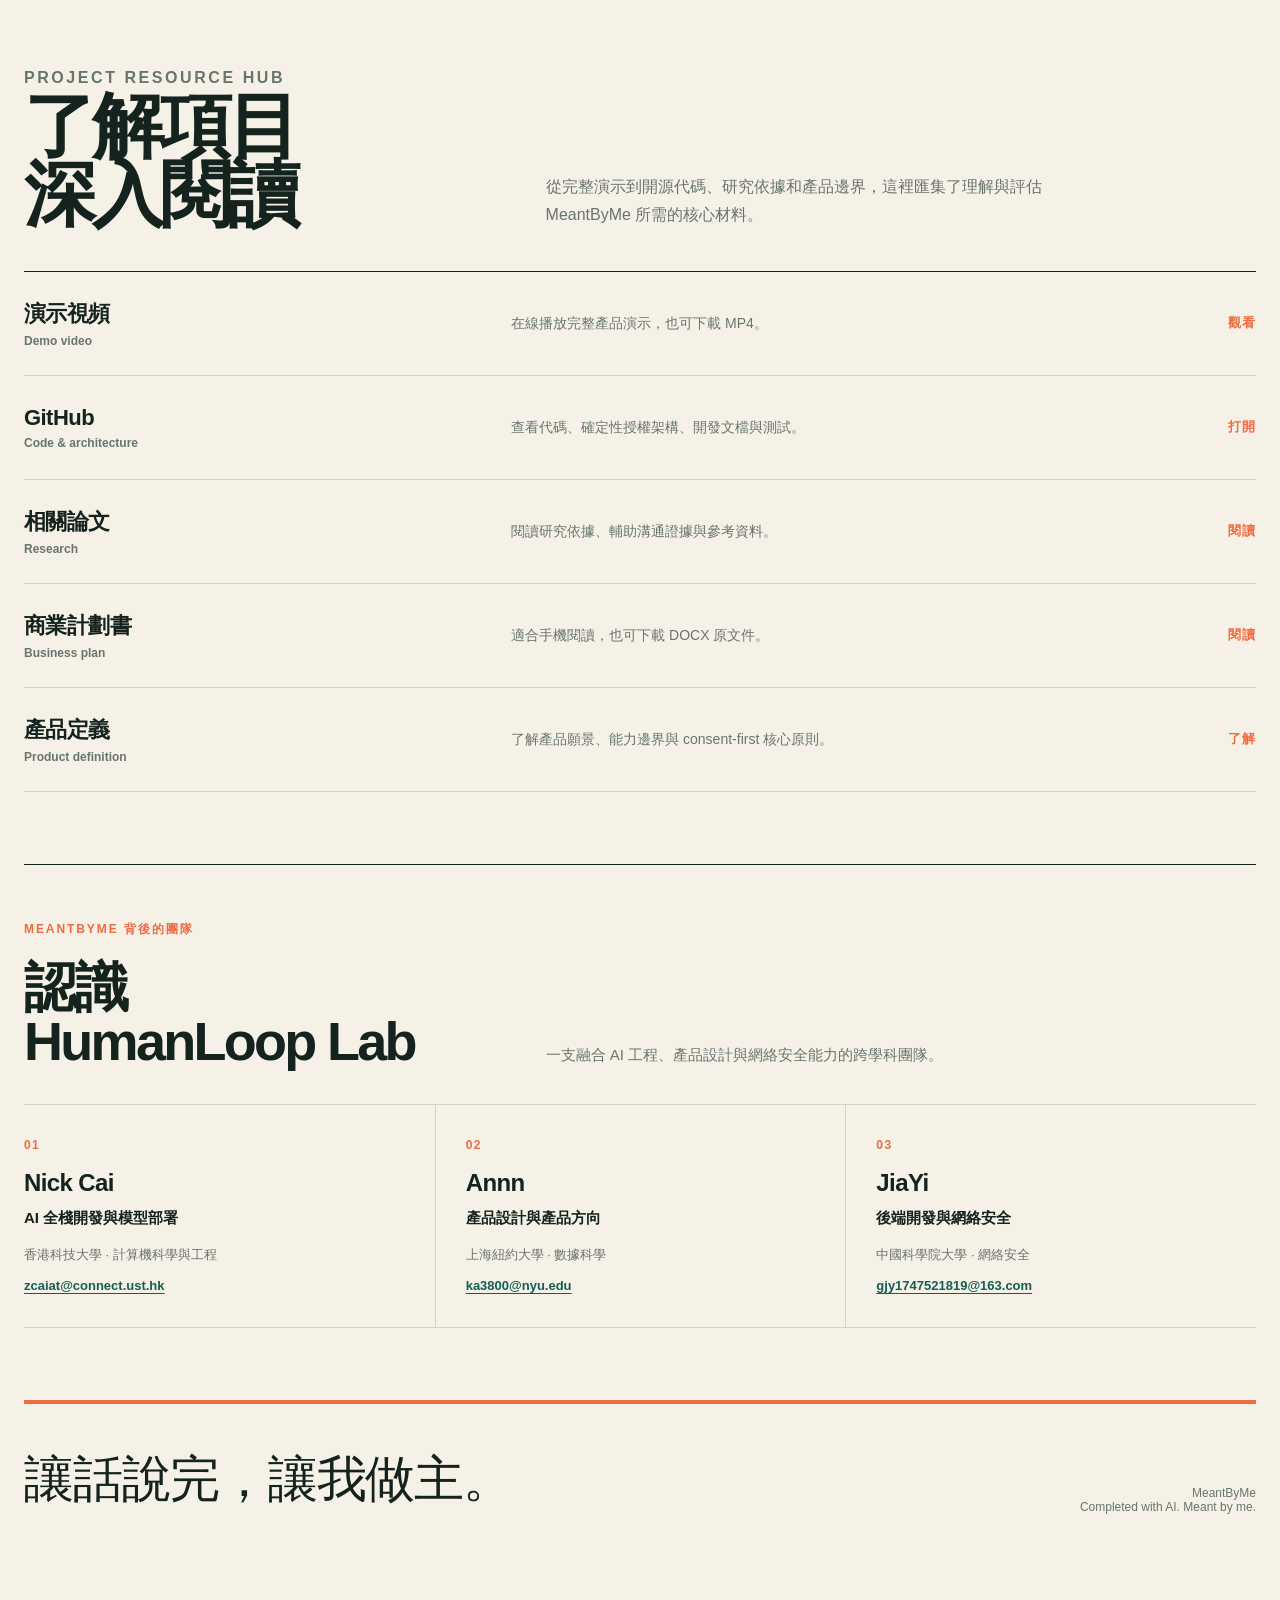
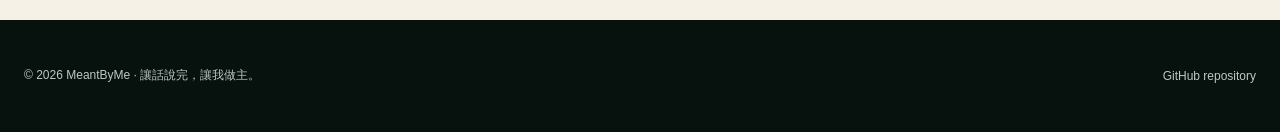
<file: docs/zh-hant.html>
<!doctype html>
<html lang="zh-Hant">
<head>
  <meta charset="utf-8">
  <meta name="viewport" content="width=device-width, initial-scale=1">
  <meta name="theme-color" content="#07110e">
  <meta name="description" content="MeantByMe 是一款 consent-first 溝通代理。觀看演示並了解項目代碼、研究、商業計劃與產品原則。">
  <title>MeantByMe 意由我｜Consent-first communication</title>
  <style>
    :root {
      color-scheme: light;
      --night: #07110e;
      --night-soft: #0d1d17;
      --ink: #14231d;
      --muted: #68756f;
      --paper: #f6f1e7;
      --paper-light: #fcfaf5;
      --accent: #ef6b42;
      --teal: #40c8c3;
      --violet: #7d7aff;
      --line-dark: rgba(255, 255, 255, 0.16);
      --line: rgba(20, 35, 29, 0.15);
      --max: 1240px;
    }

    * { box-sizing: border-box; }
    html { scroll-behavior: smooth; }
    body {
      margin: 0;
      min-width: 320px;
      color: var(--ink);
      background: var(--paper);
      font-family: Inter, ui-sans-serif, -apple-system, BlinkMacSystemFont, "Segoe UI", "PingFang TC", "Microsoft JhengHei", sans-serif;
      -webkit-font-smoothing: antialiased;
    }
    a { color: inherit; }
    a:focus-visible, video:focus-visible {
      outline: 3px solid var(--teal);
      outline-offset: 4px;
    }
    .skip-link {
      position: fixed;
      top: -80px;
      left: 16px;
      z-index: 10;
      padding: 10px 14px;
      color: var(--night);
      background: white;
      border-radius: 8px;
      font-weight: 750;
    }
    .skip-link:focus { top: 16px; }

    .hero {
      position: relative;
      overflow: hidden;
      min-height: 720px;
      color: #f8f5ee;
      background: var(--night);
    }
    .hero::after {
      content: "";
      position: absolute;
      inset: 0;
      pointer-events: none;
      background: linear-gradient(115deg, transparent 25%, rgba(64, 200, 195, 0.08) 68%, transparent 100%);
    }
    .header, .hero-grid, .content {
      width: min(calc(100% - 48px), var(--max));
      margin-inline: auto;
    }
    .header {
      position: relative;
      z-index: 2;
      display: flex;
      align-items: center;
      justify-content: space-between;
      min-height: 112px;
      border-bottom: 1px solid var(--line-dark);
    }
    .logo {
      display: block;
      width: min(270px, 38vw);
      height: auto;
    }
    .header-actions {
      display: flex;
      align-items: center;
      gap: 18px;
    }
    .team-credit {
      display: inline-flex;
      flex: 0 0 auto;
      align-items: center;
      gap: 7px;
      color: #91a098;
      font-size: 11px;
      font-weight: 750;
      letter-spacing: 0.04em;
      white-space: nowrap;
    }
    .team-lockup {
      display: block;
      height: 25px;
      overflow: hidden;
      line-height: 0;
    }
    .team-logo {
      display: block;
      width: auto;
      height: 25px;
    }
    .team-by {
      flex: 0 0 auto;
      text-transform: lowercase;
    }
    .language-switch {
      display: inline-flex;
      align-items: center;
      gap: 2px;
      padding: 3px;
      border: 1px solid var(--line-dark);
      border-radius: 999px;
      background: rgba(255, 255, 255, 0.06);
    }
    .language-option {
      display: inline-flex;
      align-items: center;
      justify-content: center;
      min-width: 42px;
      min-height: 34px;
      padding: 0 11px;
      color: #c5cfca;
      border-radius: 999px;
      font-size: 12px;
      font-weight: 800;
      white-space: nowrap;
      text-decoration: none;
    }
    .language-option:hover { color: white; }
    .language-option[aria-current="page"] {
      color: var(--night);
      background: #f8f5ee;
    }
    .header-link {
      color: #d9dfdc;
      font-size: 14px;
      font-weight: 700;
      text-decoration: none;
    }
    .header-link:hover { color: white; }

    .hero-grid {
      position: relative;
      z-index: 1;
      display: grid;
      grid-template-columns: minmax(310px, 0.78fr) minmax(480px, 1.22fr);
      align-items: center;
      gap: clamp(48px, 7vw, 100px);
      padding: 72px 0 96px;
    }
    .eyebrow, .section-kicker {
      margin: 0 0 22px;
      color: var(--accent);
      font-size: 12px;
      font-weight: 850;
      letter-spacing: 0.16em;
      text-transform: uppercase;
    }
    h1 {
      margin: 0;
      max-width: 620px;
      font-size: clamp(54px, 7vw, 92px);
      line-height: 0.92;
      letter-spacing: -0.065em;
    }
    .tagline {
      margin: 28px 0 0;
      font-size: clamp(22px, 2.2vw, 31px);
      font-weight: 780;
      letter-spacing: -0.025em;
    }
    .intro {
      max-width: 510px;
      margin: 18px 0 0;
      color: #bdc7c2;
      font-size: 17px;
      line-height: 1.75;
    }
    .demo-cta {
      display: inline-flex;
      align-items: center;
      justify-content: center;
      min-height: 54px;
      margin-top: 34px;
      padding: 0 22px;
      color: white;
      background: var(--accent);
      border-radius: 10px;
      font-size: 15px;
      font-weight: 800;
      text-decoration: none;
      transition: transform 160ms ease, background 160ms ease;
    }
    .demo-cta:hover { background: #ff7a50; transform: translateY(-2px); }
    .demo-note { margin: 12px 0 0; color: #87978f; font-size: 12px; }

    .video-block {
      position: relative;
      border: 1px solid rgba(255, 255, 255, 0.22);
      border-radius: 18px;
      background: #020504;
      box-shadow: 0 34px 90px rgba(0, 0, 0, 0.38);
      overflow: hidden;
    }
    .video-block video {
      display: block;
      width: 100%;
      min-height: 360px;
      max-height: 560px;
      object-fit: contain;
      background: #020504;
    }
    .video-caption {
      display: flex;
      justify-content: space-between;
      gap: 24px;
      padding: 18px 20px;
      color: #cad2ce;
      background: var(--night-soft);
      border-top: 1px solid var(--line-dark);
      font-size: 13px;
      line-height: 1.45;
    }
    .video-caption strong { color: white; font-size: 14px; }

    .flow {
      background: var(--paper-light);
      border-bottom: 1px solid var(--line);
    }
    .flow .content { padding: 54px 0; }
    .section-heading {
      display: flex;
      align-items: baseline;
      gap: 12px;
      margin-bottom: 34px;
    }
    .section-heading h2 {
      margin: 0;
      font-size: clamp(24px, 3vw, 36px);
      letter-spacing: -0.035em;
    }
    .section-heading span { color: var(--muted); font-size: 15px; }
    .steps {
      display: grid;
      grid-template-columns: repeat(3, 1fr);
      border-top: 1px solid var(--line);
    }
    .step { padding: 27px 8vw 4px 0; }
    .step + .step { padding-left: 4vw; border-left: 1px solid var(--line); }
    .step-number { color: var(--accent); font-size: 13px; font-weight: 850; letter-spacing: 0.12em; }
    .step h3 { margin: 14px 0 7px; font-size: 19px; }
    .step p { margin: 0; color: var(--muted); font-size: 14px; line-height: 1.65; }

    .awards {
      color: #f8f5ee;
      background: var(--night-soft);
      border-bottom: 1px solid var(--line-dark);
    }
    .awards .content { padding: 72px 0 76px; }
    .awards-heading {
      display: grid;
      grid-template-columns: 0.8fr 1.2fr;
      align-items: end;
      gap: 48px;
      margin-bottom: 38px;
    }
    .awards-heading h2 {
      margin: 0;
      font-size: clamp(36px, 5vw, 60px);
      line-height: 0.98;
      letter-spacing: -0.05em;
    }
    .awards-heading > p {
      max-width: 560px;
      margin: 0;
      color: #abb8b2;
      font-size: 15px;
      line-height: 1.7;
    }
    .award-grid {
      display: grid;
      grid-template-columns: repeat(4, 1fr);
      border-top: 1px solid var(--line-dark);
      border-bottom: 1px solid var(--line-dark);
    }
    .award-card {
      min-height: 190px;
      padding: 28px 24px 30px;
    }
    .award-card + .award-card { border-left: 1px solid var(--line-dark); }
    .award-card-primary { background: rgba(64, 200, 195, 0.08); }
    .award-track {
      color: var(--accent);
      font-size: 10px;
      font-weight: 850;
      letter-spacing: 0.14em;
      text-transform: uppercase;
    }
    .award-card-primary .award-track { color: var(--teal); }
    .award-card h3 { margin: 18px 0 0; font-size: 21px; letter-spacing: -0.02em; }
    .award-result { margin: 28px 0 0; color: white; font-size: 27px; font-weight: 820; letter-spacing: -0.035em; }
    .award-note { margin: 8px 0 0; color: #91a098; font-size: 12px; line-height: 1.5; }

    .resources .content { padding: 84px 0 48px; }
    .resource-intro {
      display: grid;
      grid-template-columns: 0.8fr 1.2fr;
      gap: 48px;
      align-items: end;
      margin-bottom: 42px;
    }
    .resource-intro h2 {
      margin: 0;
      font-size: clamp(40px, 6vw, 72px);
      line-height: 0.95;
      letter-spacing: -0.055em;
    }
    .resource-intro p {
      max-width: 540px;
      margin: 0;
      color: var(--muted);
      font-size: 16px;
      line-height: 1.75;
    }
    .resource-list { border-top: 1px solid var(--ink); }
    .resource-link {
      display: grid;
      grid-template-columns: minmax(180px, 0.8fr) minmax(220px, 1.2fr) auto;
      align-items: center;
      gap: 28px;
      min-height: 104px;
      color: inherit;
      border-bottom: 1px solid var(--line);
      text-decoration: none;
      transition: color 140ms ease, padding 140ms ease, background 140ms ease;
    }
    .resource-link:hover {
      padding-inline: 18px;
      color: #145f53;
      background: rgba(255, 255, 255, 0.48);
    }
    .resource-name { font-size: 22px; font-weight: 820; letter-spacing: -0.025em; }
    .resource-name small { display: block; margin-top: 5px; color: var(--muted); font-size: 12px; font-weight: 650; letter-spacing: 0; }
    .resource-detail { color: var(--muted); font-size: 14px; line-height: 1.55; }
    .resource-action { color: var(--accent); font-size: 13px; font-weight: 850; letter-spacing: 0.08em; }

    .team-section {
      margin-top: 72px;
      padding-top: 56px;
      border-top: 1px solid var(--ink);
    }
    .team-header {
      display: grid;
      grid-template-columns: 0.8fr 1.2fr;
      align-items: end;
      gap: 48px;
    }
    .team-header h2 {
      margin: 0;
      font-size: clamp(32px, 4.5vw, 54px);
      line-height: 1;
      letter-spacing: -0.05em;
    }
    .team-name { white-space: nowrap; }
    .team-header p:last-child {
      max-width: 540px;
      margin: 0;
      color: var(--muted);
      font-size: 15px;
      line-height: 1.7;
    }
    .team-grid {
      display: grid;
      grid-template-columns: repeat(3, 1fr);
      margin-top: 36px;
      border-top: 1px solid var(--line);
      border-bottom: 1px solid var(--line);
    }
    .member-card { padding: 30px 30px 32px 0; }
    .member-card + .member-card { padding-left: 30px; border-left: 1px solid var(--line); }
    .member-number { color: var(--accent); font-size: 12px; font-weight: 850; letter-spacing: 0.12em; }
    .member-card h3 { margin: 16px 0 10px; font-size: 24px; letter-spacing: -0.025em; }
    .member-role { margin: 0; font-size: 15px; font-weight: 760; line-height: 1.5; }
    .member-affiliation { margin: 16px 0 0; color: var(--muted); font-size: 13px; line-height: 1.55; }
    .member-email {
      display: inline-block;
      margin-top: 10px;
      color: #145f53;
      font-size: 13px;
      font-weight: 720;
      line-height: 1.5;
      overflow-wrap: anywhere;
      text-underline-offset: 3px;
    }

    .principle {
      display: grid;
      grid-template-columns: 1fr auto;
      align-items: end;
      gap: 32px;
      margin-top: 72px;
      padding: 42px 0 58px;
      border-top: 4px solid var(--accent);
    }
    .principle blockquote {
      max-width: 820px;
      margin: 0;
      font-family: ui-serif, "Songti SC", "STSong", serif;
      font-size: clamp(27px, 4vw, 50px);
      line-height: 1.35;
      letter-spacing: -0.025em;
    }
    .principle p { margin: 0; color: var(--muted); font-size: 12px; text-align: right; }

    footer {
      color: #bec9c3;
      background: var(--night);
    }
    footer .content {
      display: flex;
      align-items: center;
      justify-content: space-between;
      min-height: 112px;
      gap: 28px;
      font-size: 12px;
    }
    .footer-team-credit { display: none; }
    footer a { text-decoration: none; }
    footer a:hover { color: white; }

    @media (max-width: 900px) {
      .hero { min-height: auto; }
      .header, .hero-grid, .content { width: min(calc(100% - 36px), var(--max)); }
      .header { min-height: 88px; }
      .hero-grid {
        grid-template-columns: 1fr;
        gap: 50px;
        padding: 58px 0 72px;
      }
      .video-block video { min-height: 0; aspect-ratio: 16 / 9; }
      .award-grid { grid-template-columns: repeat(2, 1fr); }
      .award-card:nth-child(3) { border-top: 1px solid var(--line-dark); border-left: 0; }
      .award-card:nth-child(4) { border-top: 1px solid var(--line-dark); }
      .resource-intro { grid-template-columns: 1fr; gap: 20px; }
    }

    @media (max-width: 680px) {
      .header-link { display: none; }
      .header-actions { gap: 10px; }
      .language-option { min-width: 38px; padding-inline: 9px; }
      .team-credit { width: 30px; height: 30px; gap: 0; overflow: hidden; }
      .team-by { position: absolute; width: 1px; height: 1px; overflow: hidden; clip: rect(0 0 0 0); white-space: nowrap; }
      .team-lockup { width: 30px; height: 30px; }
      .team-logo { width: auto; max-width: none; height: 30px; }
      .logo { width: min(185px, 48vw); }
      .hero-grid { padding-top: 44px; }
      h1 {
        font-size: clamp(43px, 12.2vw, 52px);
        letter-spacing: -0.055em;
      }
      .tagline { font-size: 22px; line-height: 1.25; }
      .intro { font-size: 15px; }
      .video-caption { display: block; }
      .video-caption span { display: block; margin-top: 5px; }
      .flow .content { padding: 46px 0; }
      .awards .content { padding: 56px 0 60px; }
      .awards-heading { grid-template-columns: 1fr; gap: 14px; margin-bottom: 28px; }
      .award-grid { grid-template-columns: 1fr; }
      .award-card { min-height: 0; padding: 24px 0; }
      .award-card + .award-card { border-top: 1px solid var(--line-dark); border-left: 0; }
      .section-heading { display: block; }
      .section-heading span { display: block; margin-top: 8px; }
      .steps { grid-template-columns: 1fr; }
      .step { padding: 24px 0; }
      .step + .step { padding-left: 0; border-top: 1px solid var(--line); border-left: 0; }
      .resources .content { padding-top: 58px; }
      .resource-link {
        grid-template-columns: 1fr auto;
        gap: 8px 18px;
        min-height: 100px;
        padding: 18px 0;
      }
      .resource-detail { grid-column: 1 / -1; grid-row: 2; }
      .resource-action { grid-column: 2; grid-row: 1; }
      .resource-link:hover { padding-inline: 10px; }
      .team-section { margin-top: 56px; padding-top: 44px; }
      .team-header { grid-template-columns: 1fr; gap: 14px; }
      .team-grid { grid-template-columns: 1fr; margin-top: 28px; }
      .member-card { padding: 24px 0; }
      .member-card + .member-card { padding-left: 0; border-top: 1px solid var(--line); border-left: 0; }
      .principle { grid-template-columns: 1fr; margin-top: 54px; }
      .principle p { text-align: left; }
      footer .content { display: block; padding: 28px 0; }
      footer a { display: inline-block; margin-top: 12px; }
      .footer-team-credit {
        display: flex;
        align-items: center;
        gap: 7px;
        margin-top: 18px;
        color: #91a098;
        font-size: 10px;
        font-weight: 750;
        letter-spacing: 0.04em;
      }
      .footer-team-lockup { display: block; height: 25px; overflow: hidden; line-height: 0; }
      .footer-team-logo { display: block; width: auto; height: 25px; }
    }

    @media (prefers-reduced-motion: reduce) {
      html { scroll-behavior: auto; }
      *, *::before, *::after { transition-duration: 0.01ms !important; }
    }
  </style>
</head>
<body>
  <a class="skip-link" href="#resources">跳到項目資料</a>

  <section class="hero" aria-labelledby="hero-title">
    <header class="header">
      <img class="logo" src="./assets/logo-lockup-zh-hant-dark.svg" alt="意由我，讓話說完，讓我做主">
      <div class="header-actions">
        <div class="team-credit" aria-label="by HumanLoop Lab">
          <span class="team-by">by</span>
          <span class="team-lockup">
            <img class="team-logo" src="./assets/humanloop-lab-lockup-white.png" alt="">
          </span>
        </div>
        <nav class="language-switch" aria-label="語言">
          <a class="language-option" href="./" lang="en">EN</a>
          <a class="language-option" href="./zh.html" lang="zh-CN">簡中</a>
          <span class="language-option" aria-current="page">繁中</span>
        </nav>
        <a class="header-link" href="https://github.com/CZA1006/MeantByMe">查看 GitHub</a>
      </div>
    </header>

    <div class="hero-grid">
      <div>
        <p class="eyebrow">Consent-first communication agent</p>
        <h1 id="hero-title">MeantByMe<br>意由我</h1>
        <p class="tagline">讓話說完，讓我做主。</p>
        <p class="intro">AI 可以幫助補全表達，但意思必須由本人確認。MeantByMe 幫助患者把話說完，同時把最終決定權始終留給本人。</p>
        <a class="demo-cta" href="#demo">觀看演示視頻</a>
        <p class="demo-note">約 1 分鐘 · 可在線播放或全屏觀看</p>
      </div>

      <div class="video-block" id="demo">
        <video controls playsinline preload="metadata" aria-label="MeantByMe 產品演示視頻">
          <source src="https://github.com/CZA1006/MeantByMe/releases/download/qr-hub-v1/meantbyme-demo-v2.mp4" type="video/mp4">
          你的瀏覽器暫不支持在線播放。
        </video>
        <div class="video-caption">
          <strong>MeantByMe 產品演示</strong>
          <span>從表達證據到本人確認，再到授權發聲</span>
        </div>
      </div>
    </div>
  </section>

  <section class="flow" aria-labelledby="flow-title">
    <div class="content">
      <div class="section-heading">
        <h2 id="flow-title">確定性的同意流程</h2>
        <span>Deterministic consent flow</span>
      </div>
      <div class="steps">
        <article class="step">
          <span class="step-number">01</span>
          <h3>患者發起</h3>
          <p>表達始於患者提供的證據，而不是模型的猜測。</p>
        </article>
        <article class="step">
          <span class="step-number">02</span>
          <h3>AI 提供候選</h3>
          <p>AI 可以組織與補全，但不能替患者授權。</p>
        </article>
        <article class="step">
          <span class="step-number">03</span>
          <h3>患者確認</h3>
          <p>只有明確確認後，表達才能使用患者的個人聲音。</p>
        </article>
      </div>
    </div>
  </section>

  <section class="awards" id="awards" aria-labelledby="awards-title">
    <div class="content">
      <div class="awards-heading">
        <div>
          <p class="section-kicker">AdventureX Hackathon 2026</p>
          <h2 id="awards-title">四項賽道榮譽</h2>
        </div>
        <p>MeantByMe 參加了 AdventureX 五大主題賽道之一及三個贊助商賽道，並在四個賽道中全部獲得榮譽。</p>
      </div>

      <div class="award-grid">
        <article class="award-card award-card-primary">
          <span class="award-track">主題賽道 · Topic Track</span>
          <h3>Reverse</h3>
          <p class="award-result">亞軍</p>
        </article>
        <article class="award-card">
          <span class="award-track">贊助商賽道 · Sponsor Track</span>
          <h3>Qoder</h3>
          <p class="award-result">三等獎</p>
        </article>
        <article class="award-card">
          <span class="award-track">贊助商賽道 · Sponsor Track</span>
          <h3>Superun.ai</h3>
          <p class="award-result">二等獎</p>
        </article>
        <article class="award-card">
          <span class="award-track">贊助商賽道 · Sponsor Track</span>
          <h3>科大訊飛（viaim）</h3>
          <p class="award-result">優秀獎</p>
        </article>
      </div>
    </div>
  </section>

  <main class="resources" id="resources">
    <div class="content">
      <div class="resource-intro">
        <div>
          <p class="section-kicker">Project resource hub</p>
          <h2>了解項目<br>深入閱讀</h2>
        </div>
        <p>從完整演示到開源代碼、研究依據和產品邊界，這裡匯集了理解與評估 MeantByMe 所需的核心材料。</p>
      </div>

      <nav class="resource-list" aria-label="項目資料">
        <a class="resource-link" href="./demo.html">
          <span class="resource-name">演示視頻<small>Demo video</small></span>
          <span class="resource-detail">在線播放完整產品演示，也可下載 MP4。</span>
          <span class="resource-action">觀看</span>
        </a>
        <a class="resource-link" href="https://github.com/CZA1006/MeantByMe">
          <span class="resource-name">GitHub<small>Code &amp; architecture</small></span>
          <span class="resource-detail">查看代碼、確定性授權架構、開發文檔與測試。</span>
          <span class="resource-action">打開</span>
        </a>
        <a class="resource-link" href="https://github.com/CZA1006/MeantByMe/blob/main/docs/12_RESEARCH_REFERENCES.md">
          <span class="resource-name">相關論文<small>Research</small></span>
          <span class="resource-detail">閱讀研究依據、輔助溝通證據與參考資料。</span>
          <span class="resource-action">閱讀</span>
        </a>
        <a class="resource-link" href="./business-plan.html">
          <span class="resource-name">商業計劃書<small>Business plan</small></span>
          <span class="resource-detail">適合手機閱讀，也可下載 DOCX 原文件。</span>
          <span class="resource-action">閱讀</span>
        </a>
        <a class="resource-link" href="https://github.com/CZA1006/MeantByMe/blob/main/docs/01_PRODUCT_VISION.md">
          <span class="resource-name">產品定義<small>Product definition</small></span>
          <span class="resource-detail">了解產品願景、能力邊界與 consent-first 核心原則。</span>
          <span class="resource-action">了解</span>
        </a>
      </nav>

      <section class="team-section" id="team" aria-labelledby="team-title">
        <div class="team-header">
          <div>
            <p class="section-kicker">MeantByMe 背後的團隊</p>
            <h2 id="team-title">認識 <span class="team-name">HumanLoop Lab</span></h2>
          </div>
          <p>一支融合 AI 工程、產品設計與網絡安全能力的跨學科團隊。</p>
        </div>

        <div class="team-grid">
          <article class="member-card">
            <span class="member-number">01</span>
            <h3>Nick Cai</h3>
            <p class="member-role">AI 全棧開發與模型部署</p>
            <p class="member-affiliation">香港科技大學 · 計算機科學與工程</p>
            <a class="member-email" href="mailto:zcaiat@connect.ust.hk">zcaiat@connect.ust.hk</a>
          </article>
          <article class="member-card">
            <span class="member-number">02</span>
            <h3>Annn</h3>
            <p class="member-role">產品設計與產品方向</p>
            <p class="member-affiliation">上海紐約大學 · 數據科學</p>
            <a class="member-email" href="mailto:ka3800@nyu.edu">ka3800@nyu.edu</a>
          </article>
          <article class="member-card">
            <span class="member-number">03</span>
            <h3>JiaYi</h3>
            <p class="member-role">後端開發與網絡安全</p>
            <p class="member-affiliation">中國科學院大學 · 網絡安全</p>
            <a class="member-email" href="mailto:gjy1747521819@163.com">gjy1747521819@163.com</a>
          </article>
        </div>
      </section>

      <div class="principle">
        <blockquote>讓話說完，讓我做主。</blockquote>
        <p>MeantByMe<br>Completed with AI. Meant by me.</p>
      </div>
    </div>
  </main>

  <footer>
    <div class="content">
      <span>© 2026 MeantByMe · 讓話說完，讓我做主。</span>
      <a href="https://github.com/CZA1006/MeantByMe">GitHub repository</a>
      <div class="footer-team-credit" aria-label="by HumanLoop Lab">
        <span>by</span>
        <span class="footer-team-lockup">
          <img class="footer-team-logo" src="./assets/humanloop-lab-lockup-white.png" alt="">
        </span>
      </div>
    </div>
  </footer>
</body>
</html>
</file>
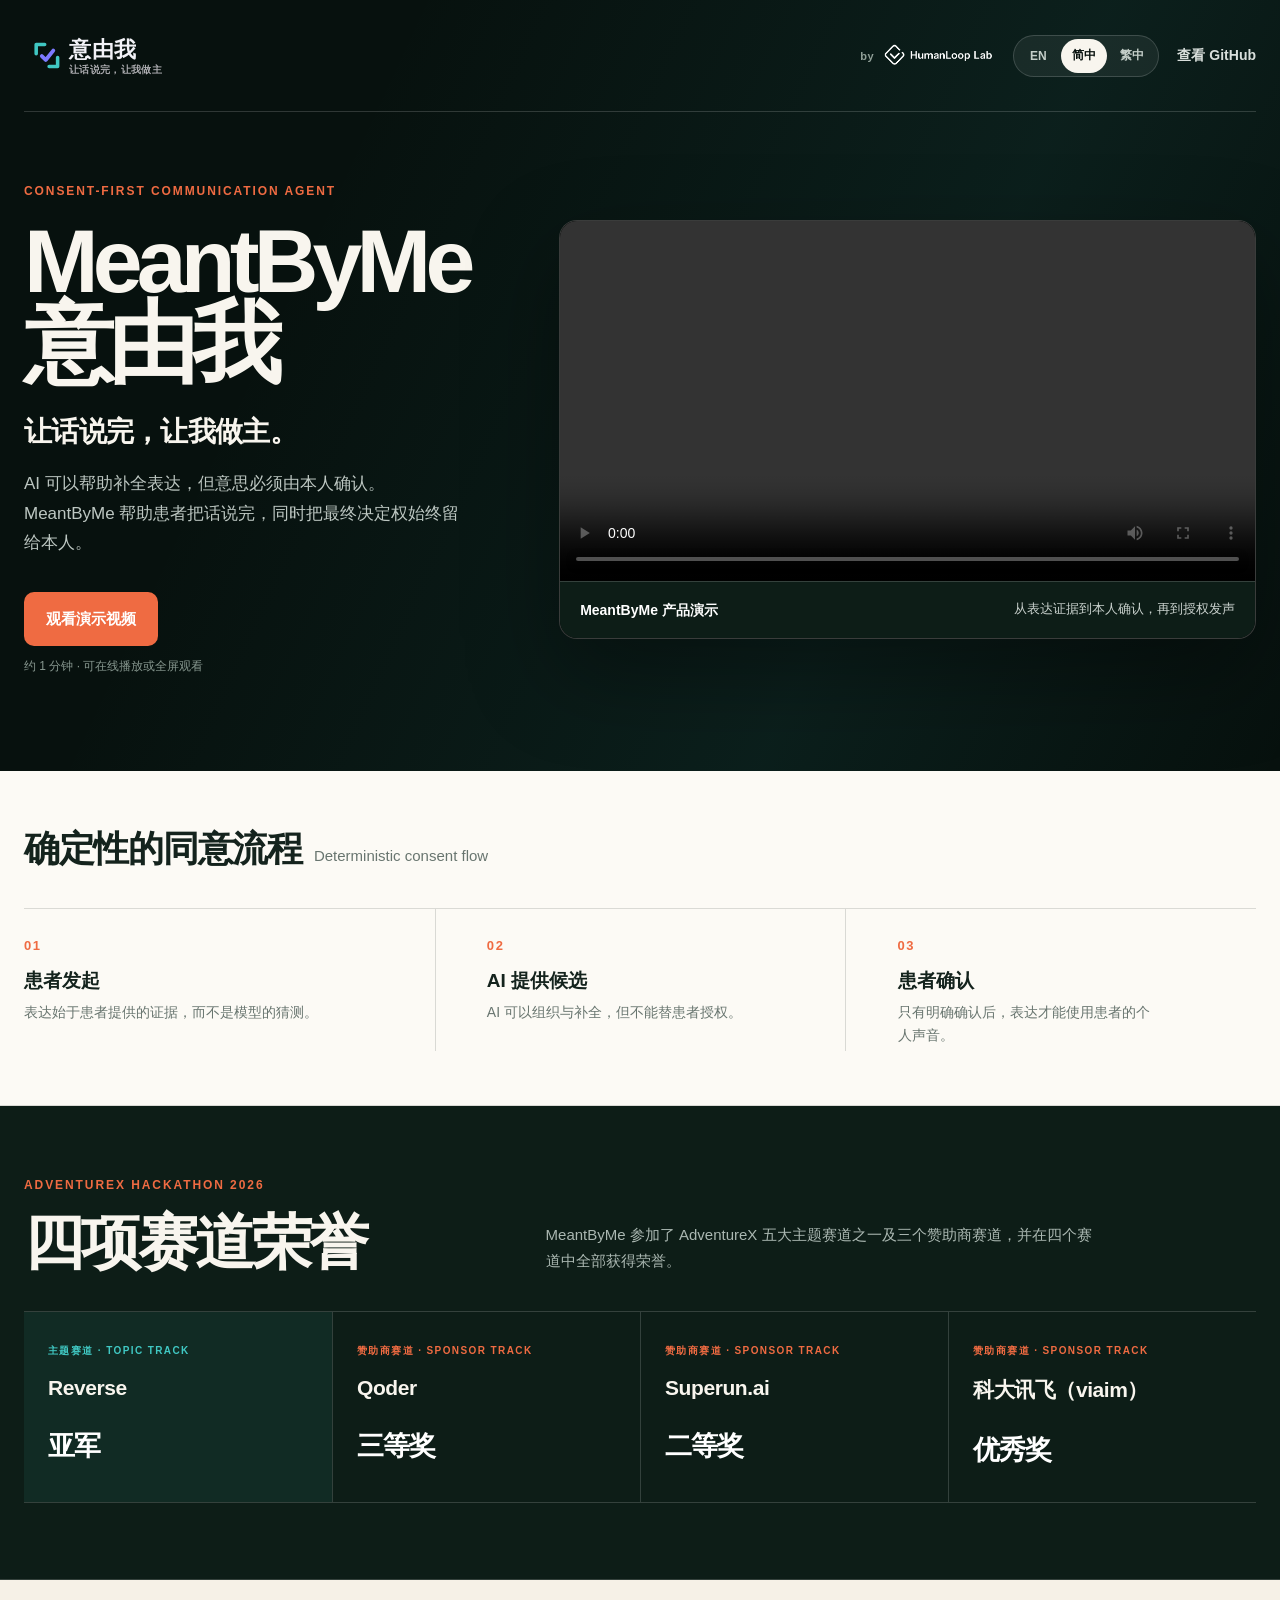
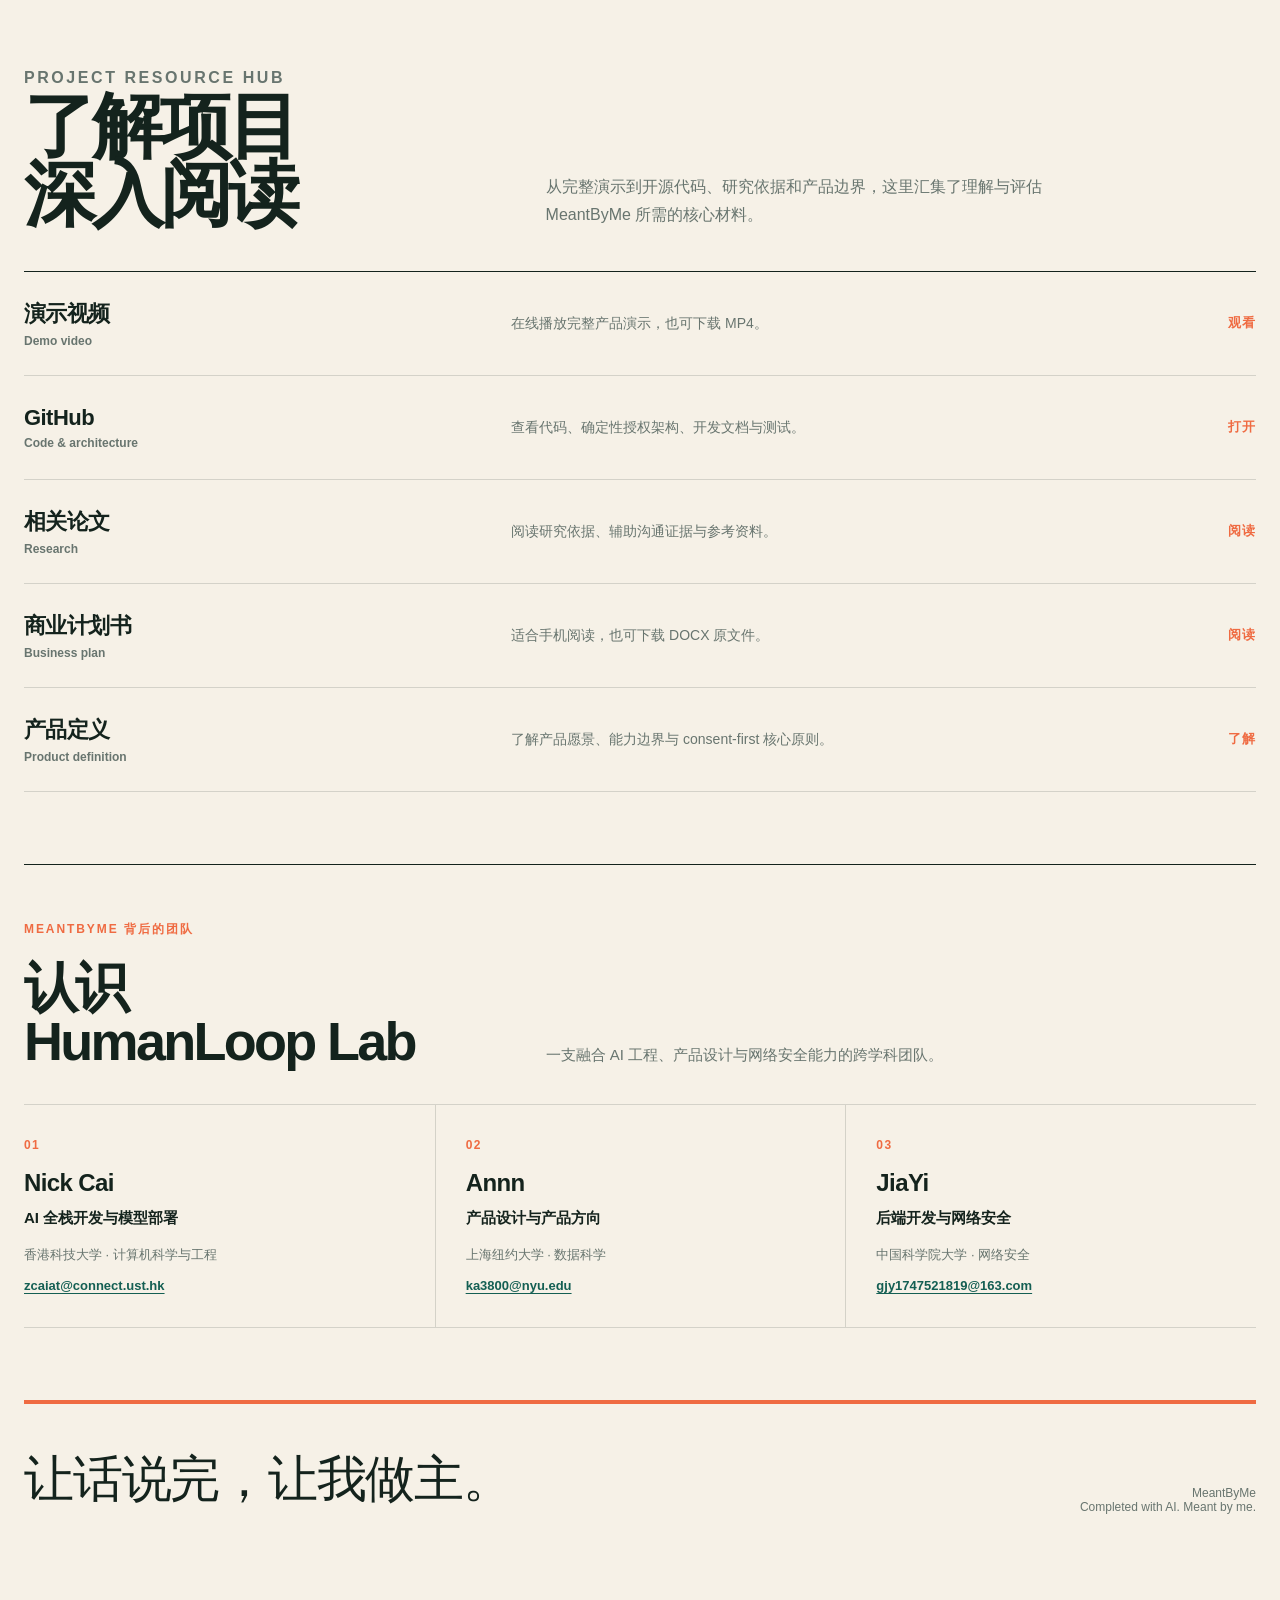
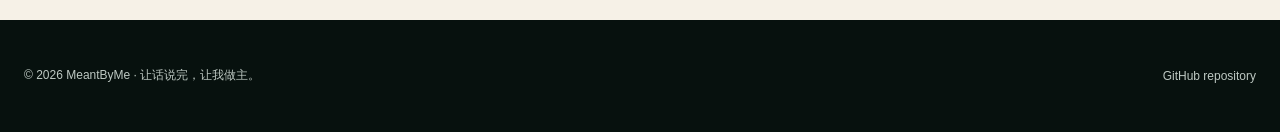
<file: docs/zh.html>
<!doctype html>
<html lang="zh-CN">
<head>
  <meta charset="utf-8">
  <meta name="viewport" content="width=device-width, initial-scale=1">
  <meta name="theme-color" content="#07110e">
  <meta name="description" content="MeantByMe 是一款 consent-first 沟通代理。观看演示并了解项目代码、研究、商业计划与产品原则。">
  <title>MeantByMe 意由我｜Consent-first communication</title>
  <style>
    :root {
      color-scheme: light;
      --night: #07110e;
      --night-soft: #0d1d17;
      --ink: #14231d;
      --muted: #68756f;
      --paper: #f6f1e7;
      --paper-light: #fcfaf5;
      --accent: #ef6b42;
      --teal: #40c8c3;
      --violet: #7d7aff;
      --line-dark: rgba(255, 255, 255, 0.16);
      --line: rgba(20, 35, 29, 0.15);
      --max: 1240px;
    }

    * { box-sizing: border-box; }
    html { scroll-behavior: smooth; }
    body {
      margin: 0;
      min-width: 320px;
      color: var(--ink);
      background: var(--paper);
      font-family: Inter, ui-sans-serif, -apple-system, BlinkMacSystemFont, "Segoe UI", "PingFang SC", "Microsoft YaHei", sans-serif;
      -webkit-font-smoothing: antialiased;
    }
    a { color: inherit; }
    a:focus-visible, video:focus-visible {
      outline: 3px solid var(--teal);
      outline-offset: 4px;
    }
    .skip-link {
      position: fixed;
      top: -80px;
      left: 16px;
      z-index: 10;
      padding: 10px 14px;
      color: var(--night);
      background: white;
      border-radius: 8px;
      font-weight: 750;
    }
    .skip-link:focus { top: 16px; }

    .hero {
      position: relative;
      overflow: hidden;
      min-height: 720px;
      color: #f8f5ee;
      background: var(--night);
    }
    .hero::after {
      content: "";
      position: absolute;
      inset: 0;
      pointer-events: none;
      background: linear-gradient(115deg, transparent 25%, rgba(64, 200, 195, 0.08) 68%, transparent 100%);
    }
    .header, .hero-grid, .content {
      width: min(calc(100% - 48px), var(--max));
      margin-inline: auto;
    }
    .header {
      position: relative;
      z-index: 2;
      display: flex;
      align-items: center;
      justify-content: space-between;
      min-height: 112px;
      border-bottom: 1px solid var(--line-dark);
    }
    .logo {
      display: block;
      width: min(270px, 38vw);
      height: auto;
    }
    .header-actions {
      display: flex;
      align-items: center;
      gap: 18px;
    }
    .team-credit {
      display: inline-flex;
      flex: 0 0 auto;
      align-items: center;
      gap: 7px;
      color: #91a098;
      font-size: 11px;
      font-weight: 750;
      letter-spacing: 0.04em;
      white-space: nowrap;
    }
    .team-lockup {
      display: block;
      height: 25px;
      overflow: hidden;
      line-height: 0;
    }
    .team-logo {
      display: block;
      width: auto;
      height: 25px;
    }
    .team-by {
      flex: 0 0 auto;
      text-transform: lowercase;
    }
    .language-switch {
      display: inline-flex;
      align-items: center;
      gap: 2px;
      padding: 3px;
      border: 1px solid var(--line-dark);
      border-radius: 999px;
      background: rgba(255, 255, 255, 0.06);
    }
    .language-option {
      display: inline-flex;
      align-items: center;
      justify-content: center;
      min-width: 42px;
      min-height: 34px;
      padding: 0 11px;
      color: #c5cfca;
      border-radius: 999px;
      font-size: 12px;
      font-weight: 800;
      white-space: nowrap;
      text-decoration: none;
    }
    .language-option:hover { color: white; }
    .language-option[aria-current="page"] {
      color: var(--night);
      background: #f8f5ee;
    }
    .header-link {
      color: #d9dfdc;
      font-size: 14px;
      font-weight: 700;
      text-decoration: none;
    }
    .header-link:hover { color: white; }

    .hero-grid {
      position: relative;
      z-index: 1;
      display: grid;
      grid-template-columns: minmax(310px, 0.78fr) minmax(480px, 1.22fr);
      align-items: center;
      gap: clamp(48px, 7vw, 100px);
      padding: 72px 0 96px;
    }
    .eyebrow, .section-kicker {
      margin: 0 0 22px;
      color: var(--accent);
      font-size: 12px;
      font-weight: 850;
      letter-spacing: 0.16em;
      text-transform: uppercase;
    }
    h1 {
      margin: 0;
      max-width: 620px;
      font-size: clamp(54px, 7vw, 92px);
      line-height: 0.92;
      letter-spacing: -0.065em;
    }
    .tagline {
      margin: 28px 0 0;
      font-size: clamp(22px, 2.2vw, 31px);
      font-weight: 780;
      letter-spacing: -0.025em;
    }
    .intro {
      max-width: 510px;
      margin: 18px 0 0;
      color: #bdc7c2;
      font-size: 17px;
      line-height: 1.75;
    }
    .demo-cta {
      display: inline-flex;
      align-items: center;
      justify-content: center;
      min-height: 54px;
      margin-top: 34px;
      padding: 0 22px;
      color: white;
      background: var(--accent);
      border-radius: 10px;
      font-size: 15px;
      font-weight: 800;
      text-decoration: none;
      transition: transform 160ms ease, background 160ms ease;
    }
    .demo-cta:hover { background: #ff7a50; transform: translateY(-2px); }
    .demo-note { margin: 12px 0 0; color: #87978f; font-size: 12px; }

    .video-block {
      position: relative;
      border: 1px solid rgba(255, 255, 255, 0.22);
      border-radius: 18px;
      background: #020504;
      box-shadow: 0 34px 90px rgba(0, 0, 0, 0.38);
      overflow: hidden;
    }
    .video-block video {
      display: block;
      width: 100%;
      min-height: 360px;
      max-height: 560px;
      object-fit: contain;
      background: #020504;
    }
    .video-caption {
      display: flex;
      justify-content: space-between;
      gap: 24px;
      padding: 18px 20px;
      color: #cad2ce;
      background: var(--night-soft);
      border-top: 1px solid var(--line-dark);
      font-size: 13px;
      line-height: 1.45;
    }
    .video-caption strong { color: white; font-size: 14px; }

    .flow {
      background: var(--paper-light);
      border-bottom: 1px solid var(--line);
    }
    .flow .content { padding: 54px 0; }
    .section-heading {
      display: flex;
      align-items: baseline;
      gap: 12px;
      margin-bottom: 34px;
    }
    .section-heading h2 {
      margin: 0;
      font-size: clamp(24px, 3vw, 36px);
      letter-spacing: -0.035em;
    }
    .section-heading span { color: var(--muted); font-size: 15px; }
    .steps {
      display: grid;
      grid-template-columns: repeat(3, 1fr);
      border-top: 1px solid var(--line);
    }
    .step { padding: 27px 8vw 4px 0; }
    .step + .step { padding-left: 4vw; border-left: 1px solid var(--line); }
    .step-number { color: var(--accent); font-size: 13px; font-weight: 850; letter-spacing: 0.12em; }
    .step h3 { margin: 14px 0 7px; font-size: 19px; }
    .step p { margin: 0; color: var(--muted); font-size: 14px; line-height: 1.65; }

    .awards {
      color: #f8f5ee;
      background: var(--night-soft);
      border-bottom: 1px solid var(--line-dark);
    }
    .awards .content { padding: 72px 0 76px; }
    .awards-heading {
      display: grid;
      grid-template-columns: 0.8fr 1.2fr;
      align-items: end;
      gap: 48px;
      margin-bottom: 38px;
    }
    .awards-heading h2 {
      margin: 0;
      font-size: clamp(36px, 5vw, 60px);
      line-height: 0.98;
      letter-spacing: -0.05em;
    }
    .awards-heading > p {
      max-width: 560px;
      margin: 0;
      color: #abb8b2;
      font-size: 15px;
      line-height: 1.7;
    }
    .award-grid {
      display: grid;
      grid-template-columns: repeat(4, 1fr);
      border-top: 1px solid var(--line-dark);
      border-bottom: 1px solid var(--line-dark);
    }
    .award-card {
      min-height: 190px;
      padding: 28px 24px 30px;
    }
    .award-card + .award-card { border-left: 1px solid var(--line-dark); }
    .award-card-primary { background: rgba(64, 200, 195, 0.08); }
    .award-track {
      color: var(--accent);
      font-size: 10px;
      font-weight: 850;
      letter-spacing: 0.14em;
      text-transform: uppercase;
    }
    .award-card-primary .award-track { color: var(--teal); }
    .award-card h3 { margin: 18px 0 0; font-size: 21px; letter-spacing: -0.02em; }
    .award-result { margin: 28px 0 0; color: white; font-size: 27px; font-weight: 820; letter-spacing: -0.035em; }
    .award-note { margin: 8px 0 0; color: #91a098; font-size: 12px; line-height: 1.5; }

    .resources .content { padding: 84px 0 48px; }
    .resource-intro {
      display: grid;
      grid-template-columns: 0.8fr 1.2fr;
      gap: 48px;
      align-items: end;
      margin-bottom: 42px;
    }
    .resource-intro h2 {
      margin: 0;
      font-size: clamp(40px, 6vw, 72px);
      line-height: 0.95;
      letter-spacing: -0.055em;
    }
    .resource-intro p {
      max-width: 540px;
      margin: 0;
      color: var(--muted);
      font-size: 16px;
      line-height: 1.75;
    }
    .resource-list { border-top: 1px solid var(--ink); }
    .resource-link {
      display: grid;
      grid-template-columns: minmax(180px, 0.8fr) minmax(220px, 1.2fr) auto;
      align-items: center;
      gap: 28px;
      min-height: 104px;
      color: inherit;
      border-bottom: 1px solid var(--line);
      text-decoration: none;
      transition: color 140ms ease, padding 140ms ease, background 140ms ease;
    }
    .resource-link:hover {
      padding-inline: 18px;
      color: #145f53;
      background: rgba(255, 255, 255, 0.48);
    }
    .resource-name { font-size: 22px; font-weight: 820; letter-spacing: -0.025em; }
    .resource-name small { display: block; margin-top: 5px; color: var(--muted); font-size: 12px; font-weight: 650; letter-spacing: 0; }
    .resource-detail { color: var(--muted); font-size: 14px; line-height: 1.55; }
    .resource-action { color: var(--accent); font-size: 13px; font-weight: 850; letter-spacing: 0.08em; }

    .team-section {
      margin-top: 72px;
      padding-top: 56px;
      border-top: 1px solid var(--ink);
    }
    .team-header {
      display: grid;
      grid-template-columns: 0.8fr 1.2fr;
      align-items: end;
      gap: 48px;
    }
    .team-header h2 {
      margin: 0;
      font-size: clamp(32px, 4.5vw, 54px);
      line-height: 1;
      letter-spacing: -0.05em;
    }
    .team-name { white-space: nowrap; }
    .team-header p:last-child {
      max-width: 540px;
      margin: 0;
      color: var(--muted);
      font-size: 15px;
      line-height: 1.7;
    }
    .team-grid {
      display: grid;
      grid-template-columns: repeat(3, 1fr);
      margin-top: 36px;
      border-top: 1px solid var(--line);
      border-bottom: 1px solid var(--line);
    }
    .member-card { padding: 30px 30px 32px 0; }
    .member-card + .member-card { padding-left: 30px; border-left: 1px solid var(--line); }
    .member-number { color: var(--accent); font-size: 12px; font-weight: 850; letter-spacing: 0.12em; }
    .member-card h3 { margin: 16px 0 10px; font-size: 24px; letter-spacing: -0.025em; }
    .member-role { margin: 0; font-size: 15px; font-weight: 760; line-height: 1.5; }
    .member-affiliation { margin: 16px 0 0; color: var(--muted); font-size: 13px; line-height: 1.55; }
    .member-email {
      display: inline-block;
      margin-top: 10px;
      color: #145f53;
      font-size: 13px;
      font-weight: 720;
      line-height: 1.5;
      overflow-wrap: anywhere;
      text-underline-offset: 3px;
    }

    .principle {
      display: grid;
      grid-template-columns: 1fr auto;
      align-items: end;
      gap: 32px;
      margin-top: 72px;
      padding: 42px 0 58px;
      border-top: 4px solid var(--accent);
    }
    .principle blockquote {
      max-width: 820px;
      margin: 0;
      font-family: ui-serif, "Songti SC", "STSong", serif;
      font-size: clamp(27px, 4vw, 50px);
      line-height: 1.35;
      letter-spacing: -0.025em;
    }
    .principle p { margin: 0; color: var(--muted); font-size: 12px; text-align: right; }

    footer {
      color: #bec9c3;
      background: var(--night);
    }
    footer .content {
      display: flex;
      align-items: center;
      justify-content: space-between;
      min-height: 112px;
      gap: 28px;
      font-size: 12px;
    }
    .footer-team-credit { display: none; }
    footer a { text-decoration: none; }
    footer a:hover { color: white; }

    @media (max-width: 900px) {
      .hero { min-height: auto; }
      .header, .hero-grid, .content { width: min(calc(100% - 36px), var(--max)); }
      .header { min-height: 88px; }
      .hero-grid {
        grid-template-columns: 1fr;
        gap: 50px;
        padding: 58px 0 72px;
      }
      .video-block video { min-height: 0; aspect-ratio: 16 / 9; }
      .award-grid { grid-template-columns: repeat(2, 1fr); }
      .award-card:nth-child(3) { border-top: 1px solid var(--line-dark); border-left: 0; }
      .award-card:nth-child(4) { border-top: 1px solid var(--line-dark); }
      .resource-intro { grid-template-columns: 1fr; gap: 20px; }
    }

    @media (max-width: 680px) {
      .header-link { display: none; }
      .header-actions { gap: 10px; }
      .language-option { min-width: 38px; padding-inline: 9px; }
      .team-credit { width: 30px; height: 30px; gap: 0; overflow: hidden; }
      .team-by { position: absolute; width: 1px; height: 1px; overflow: hidden; clip: rect(0 0 0 0); white-space: nowrap; }
      .team-lockup { width: 30px; height: 30px; }
      .team-logo { width: auto; max-width: none; height: 30px; }
      .logo { width: min(185px, 48vw); }
      .hero-grid { padding-top: 44px; }
      h1 {
        font-size: clamp(43px, 12.2vw, 52px);
        letter-spacing: -0.055em;
      }
      .tagline { font-size: 22px; line-height: 1.25; }
      .intro { font-size: 15px; }
      .video-caption { display: block; }
      .video-caption span { display: block; margin-top: 5px; }
      .flow .content { padding: 46px 0; }
      .awards .content { padding: 56px 0 60px; }
      .awards-heading { grid-template-columns: 1fr; gap: 14px; margin-bottom: 28px; }
      .award-grid { grid-template-columns: 1fr; }
      .award-card { min-height: 0; padding: 24px 0; }
      .award-card + .award-card { border-top: 1px solid var(--line-dark); border-left: 0; }
      .section-heading { display: block; }
      .section-heading span { display: block; margin-top: 8px; }
      .steps { grid-template-columns: 1fr; }
      .step { padding: 24px 0; }
      .step + .step { padding-left: 0; border-top: 1px solid var(--line); border-left: 0; }
      .resources .content { padding-top: 58px; }
      .resource-link {
        grid-template-columns: 1fr auto;
        gap: 8px 18px;
        min-height: 100px;
        padding: 18px 0;
      }
      .resource-detail { grid-column: 1 / -1; grid-row: 2; }
      .resource-action { grid-column: 2; grid-row: 1; }
      .resource-link:hover { padding-inline: 10px; }
      .team-section { margin-top: 56px; padding-top: 44px; }
      .team-header { grid-template-columns: 1fr; gap: 14px; }
      .team-grid { grid-template-columns: 1fr; margin-top: 28px; }
      .member-card { padding: 24px 0; }
      .member-card + .member-card { padding-left: 0; border-top: 1px solid var(--line); border-left: 0; }
      .principle { grid-template-columns: 1fr; margin-top: 54px; }
      .principle p { text-align: left; }
      footer .content { display: block; padding: 28px 0; }
      footer a { display: inline-block; margin-top: 12px; }
      .footer-team-credit {
        display: flex;
        align-items: center;
        gap: 7px;
        margin-top: 18px;
        color: #91a098;
        font-size: 10px;
        font-weight: 750;
        letter-spacing: 0.04em;
      }
      .footer-team-lockup { display: block; height: 25px; overflow: hidden; line-height: 0; }
      .footer-team-logo { display: block; width: auto; height: 25px; }
    }

    @media (prefers-reduced-motion: reduce) {
      html { scroll-behavior: auto; }
      *, *::before, *::after { transition-duration: 0.01ms !important; }
    }
  </style>
</head>
<body>
  <a class="skip-link" href="#resources">跳到项目资料</a>

  <section class="hero" aria-labelledby="hero-title">
    <header class="header">
      <img class="logo" src="./assets/logo-lockup-zh-dark.svg" alt="意由我，让话说完，让我做主">
      <div class="header-actions">
        <div class="team-credit" aria-label="by HumanLoop Lab">
          <span class="team-by">by</span>
          <span class="team-lockup">
            <img class="team-logo" src="./assets/humanloop-lab-lockup-white.png" alt="">
          </span>
        </div>
        <nav class="language-switch" aria-label="语言">
          <a class="language-option" href="./" lang="en">EN</a>
          <span class="language-option" aria-current="page">简中</span>
          <a class="language-option" href="./zh-hant.html" lang="zh-Hant">繁中</a>
        </nav>
        <a class="header-link" href="https://github.com/CZA1006/MeantByMe">查看 GitHub</a>
      </div>
    </header>

    <div class="hero-grid">
      <div>
        <p class="eyebrow">Consent-first communication agent</p>
        <h1 id="hero-title">MeantByMe<br>意由我</h1>
        <p class="tagline">让话说完，让我做主。</p>
        <p class="intro">AI 可以帮助补全表达，但意思必须由本人确认。MeantByMe 帮助患者把话说完，同时把最终决定权始终留给本人。</p>
        <a class="demo-cta" href="#demo">观看演示视频</a>
        <p class="demo-note">约 1 分钟 · 可在线播放或全屏观看</p>
      </div>

      <div class="video-block" id="demo">
        <video controls playsinline preload="metadata" aria-label="MeantByMe 产品演示视频">
          <source src="https://github.com/CZA1006/MeantByMe/releases/download/qr-hub-v1/meantbyme-demo-v2.mp4" type="video/mp4">
          你的浏览器暂不支持在线播放。
        </video>
        <div class="video-caption">
          <strong>MeantByMe 产品演示</strong>
          <span>从表达证据到本人确认，再到授权发声</span>
        </div>
      </div>
    </div>
  </section>

  <section class="flow" aria-labelledby="flow-title">
    <div class="content">
      <div class="section-heading">
        <h2 id="flow-title">确定性的同意流程</h2>
        <span>Deterministic consent flow</span>
      </div>
      <div class="steps">
        <article class="step">
          <span class="step-number">01</span>
          <h3>患者发起</h3>
          <p>表达始于患者提供的证据，而不是模型的猜测。</p>
        </article>
        <article class="step">
          <span class="step-number">02</span>
          <h3>AI 提供候选</h3>
          <p>AI 可以组织与补全，但不能替患者授权。</p>
        </article>
        <article class="step">
          <span class="step-number">03</span>
          <h3>患者确认</h3>
          <p>只有明确确认后，表达才能使用患者的个人声音。</p>
        </article>
      </div>
    </div>
  </section>

  <section class="awards" id="awards" aria-labelledby="awards-title">
    <div class="content">
      <div class="awards-heading">
        <div>
          <p class="section-kicker">AdventureX Hackathon 2026</p>
          <h2 id="awards-title">四项赛道荣誉</h2>
        </div>
        <p>MeantByMe 参加了 AdventureX 五大主题赛道之一及三个赞助商赛道，并在四个赛道中全部获得荣誉。</p>
      </div>

      <div class="award-grid">
        <article class="award-card award-card-primary">
          <span class="award-track">主题赛道 · Topic Track</span>
          <h3>Reverse</h3>
          <p class="award-result">亚军</p>
        </article>
        <article class="award-card">
          <span class="award-track">赞助商赛道 · Sponsor Track</span>
          <h3>Qoder</h3>
          <p class="award-result">三等奖</p>
        </article>
        <article class="award-card">
          <span class="award-track">赞助商赛道 · Sponsor Track</span>
          <h3>Superun.ai</h3>
          <p class="award-result">二等奖</p>
        </article>
        <article class="award-card">
          <span class="award-track">赞助商赛道 · Sponsor Track</span>
          <h3>科大讯飞（viaim）</h3>
          <p class="award-result">优秀奖</p>
        </article>
      </div>
    </div>
  </section>

  <main class="resources" id="resources">
    <div class="content">
      <div class="resource-intro">
        <div>
          <p class="section-kicker">Project resource hub</p>
          <h2>了解项目<br>深入阅读</h2>
        </div>
        <p>从完整演示到开源代码、研究依据和产品边界，这里汇集了理解与评估 MeantByMe 所需的核心材料。</p>
      </div>

      <nav class="resource-list" aria-label="项目资料">
        <a class="resource-link" href="./demo.html">
          <span class="resource-name">演示视频<small>Demo video</small></span>
          <span class="resource-detail">在线播放完整产品演示，也可下载 MP4。</span>
          <span class="resource-action">观看</span>
        </a>
        <a class="resource-link" href="https://github.com/CZA1006/MeantByMe">
          <span class="resource-name">GitHub<small>Code &amp; architecture</small></span>
          <span class="resource-detail">查看代码、确定性授权架构、开发文档与测试。</span>
          <span class="resource-action">打开</span>
        </a>
        <a class="resource-link" href="https://github.com/CZA1006/MeantByMe/blob/main/docs/12_RESEARCH_REFERENCES.md">
          <span class="resource-name">相关论文<small>Research</small></span>
          <span class="resource-detail">阅读研究依据、辅助沟通证据与参考资料。</span>
          <span class="resource-action">阅读</span>
        </a>
        <a class="resource-link" href="./business-plan.html">
          <span class="resource-name">商业计划书<small>Business plan</small></span>
          <span class="resource-detail">适合手机阅读，也可下载 DOCX 原文件。</span>
          <span class="resource-action">阅读</span>
        </a>
        <a class="resource-link" href="https://github.com/CZA1006/MeantByMe/blob/main/docs/01_PRODUCT_VISION.md">
          <span class="resource-name">产品定义<small>Product definition</small></span>
          <span class="resource-detail">了解产品愿景、能力边界与 consent-first 核心原则。</span>
          <span class="resource-action">了解</span>
        </a>
      </nav>

      <section class="team-section" id="team" aria-labelledby="team-title">
        <div class="team-header">
          <div>
            <p class="section-kicker">MeantByMe 背后的团队</p>
            <h2 id="team-title">认识 <span class="team-name">HumanLoop Lab</span></h2>
          </div>
          <p>一支融合 AI 工程、产品设计与网络安全能力的跨学科团队。</p>
        </div>

        <div class="team-grid">
          <article class="member-card">
            <span class="member-number">01</span>
            <h3>Nick Cai</h3>
            <p class="member-role">AI 全栈开发与模型部署</p>
            <p class="member-affiliation">香港科技大学 · 计算机科学与工程</p>
            <a class="member-email" href="mailto:zcaiat@connect.ust.hk">zcaiat@connect.ust.hk</a>
          </article>
          <article class="member-card">
            <span class="member-number">02</span>
            <h3>Annn</h3>
            <p class="member-role">产品设计与产品方向</p>
            <p class="member-affiliation">上海纽约大学 · 数据科学</p>
            <a class="member-email" href="mailto:ka3800@nyu.edu">ka3800@nyu.edu</a>
          </article>
          <article class="member-card">
            <span class="member-number">03</span>
            <h3>JiaYi</h3>
            <p class="member-role">后端开发与网络安全</p>
            <p class="member-affiliation">中国科学院大学 · 网络安全</p>
            <a class="member-email" href="mailto:gjy1747521819@163.com">gjy1747521819@163.com</a>
          </article>
        </div>
      </section>

      <div class="principle">
        <blockquote>让话说完，让我做主。</blockquote>
        <p>MeantByMe<br>Completed with AI. Meant by me.</p>
      </div>
    </div>
  </main>

  <footer>
    <div class="content">
      <span>© 2026 MeantByMe · 让话说完，让我做主。</span>
      <a href="https://github.com/CZA1006/MeantByMe">GitHub repository</a>
      <div class="footer-team-credit" aria-label="by HumanLoop Lab">
        <span>by</span>
        <span class="footer-team-lockup">
          <img class="footer-team-logo" src="./assets/humanloop-lab-lockup-white.png" alt="">
        </span>
      </div>
    </div>
  </footer>
</body>
</html>
</file>
